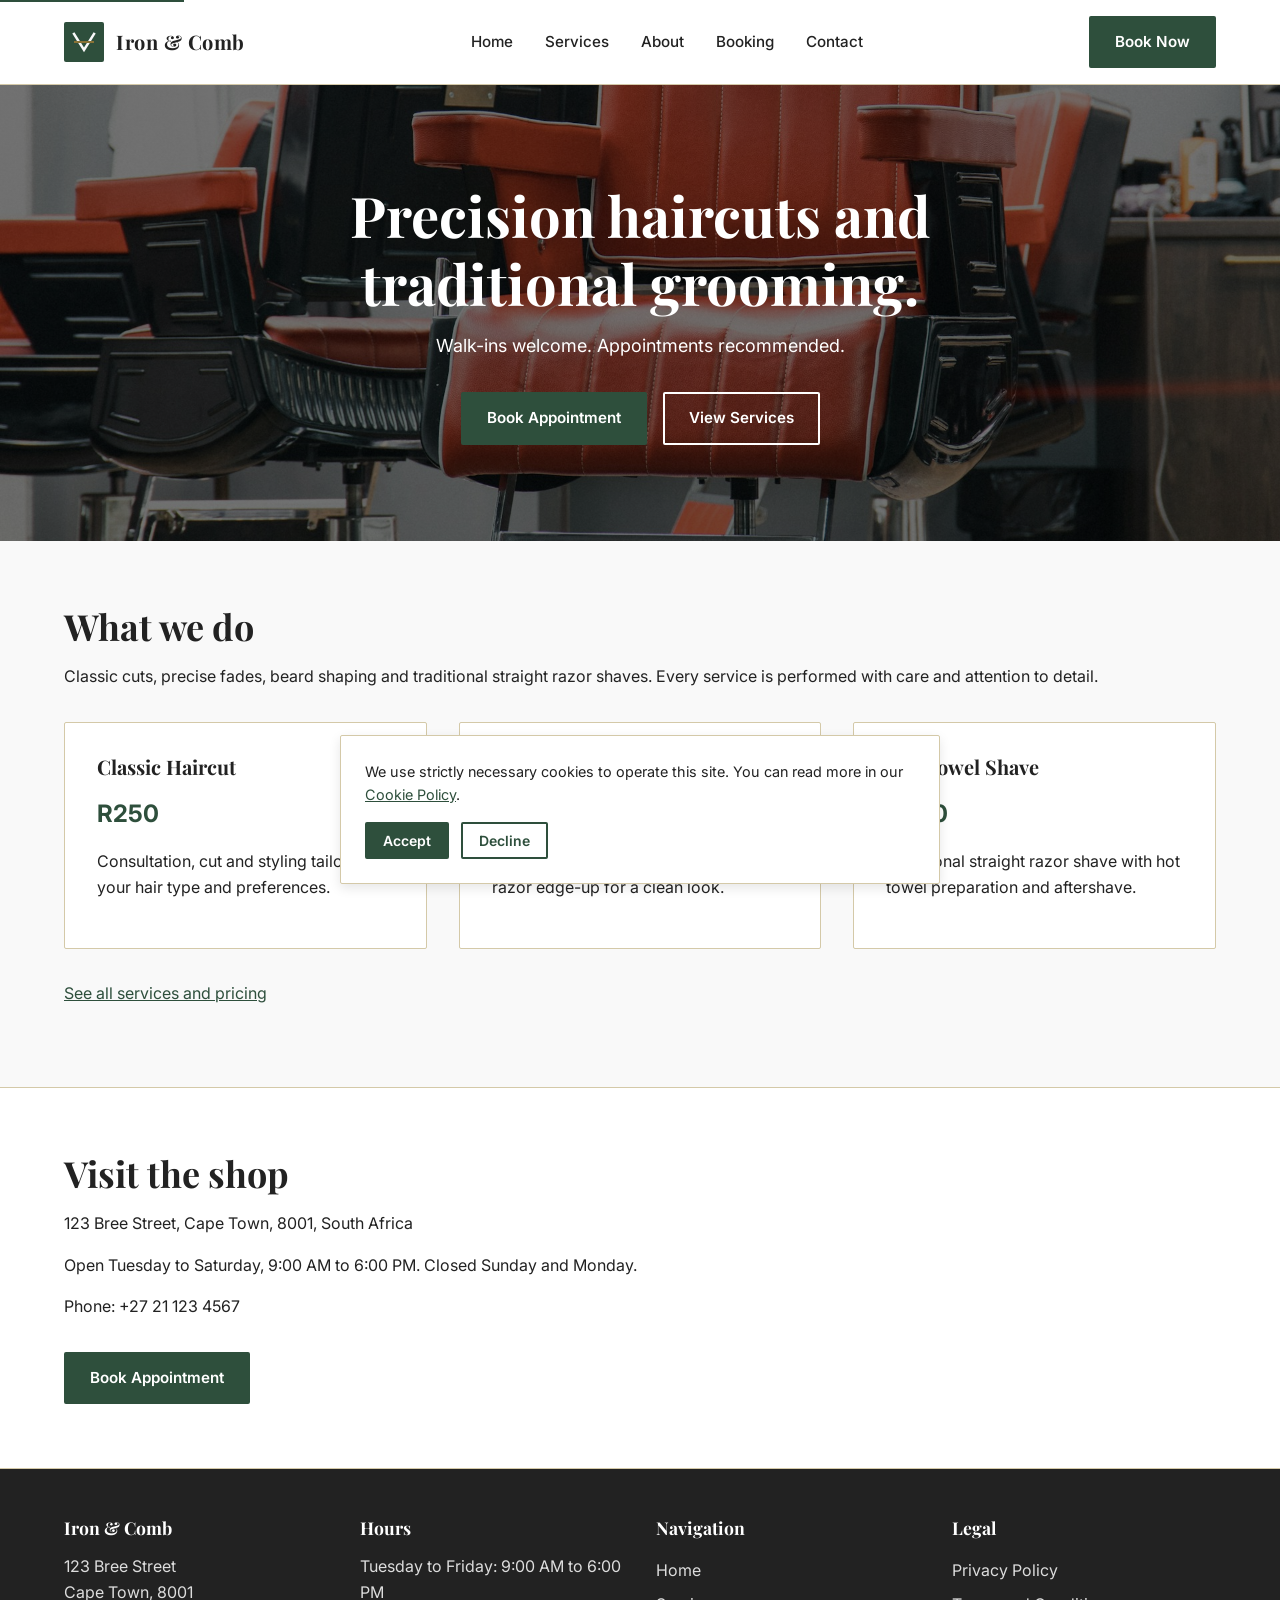
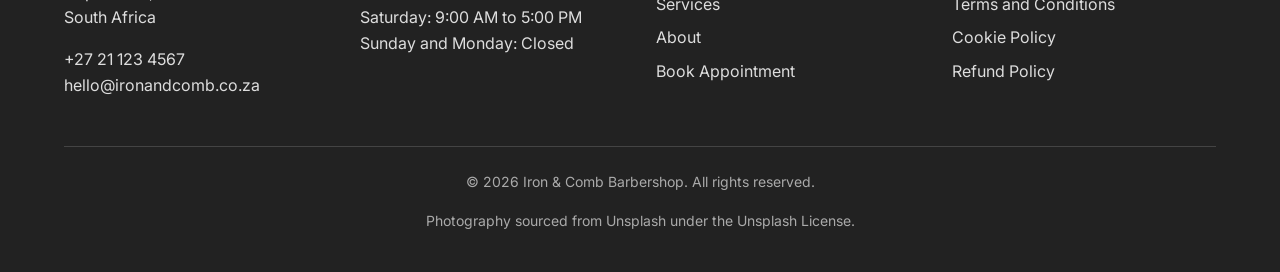
<file: index.html>
<!DOCTYPE html>
<html lang="en-ZA">
<head>
  <meta charset="UTF-8">
  <meta name="viewport" content="width=device-width, initial-scale=1.0">
  <title>Iron & Comb Barbershop | Precision Cuts and Traditional Grooming in Cape Town</title>
  <meta name="description" content="Iron & Comb Barbershop in Cape Town offers precision haircuts, skin fades, beard trims and traditional hot towel shaves. Walk-ins welcome, appointments recommended.">
  <link rel="icon" type="image/x-icon" href="/favicon.ico">
  <link rel="apple-touch-icon" href="/apple-touch-icon.png">
  <link rel="preconnect" href="https://fonts.googleapis.com">
  <link rel="preconnect" href="https://fonts.gstatic.com" crossorigin>
  <link href="https://fonts.googleapis.com/css2?family=Inter:wght@400;500;600;700&family=Playfair+Display:wght@700&display=swap" rel="stylesheet">
  <link rel="stylesheet" href="styles.css">
</head>
<body>
  <a href="#main" class="skip-link">Skip to main content</a>

  <header class="site-header">
    <div class="header-inner">
      <a href="/" class="logo" aria-label="Iron and Comb home">
        <span class="logo-mark" aria-hidden="true">
          <svg width="40" height="40" viewBox="0 0 40 40" fill="none" xmlns="http://www.w3.org/2000/svg">
            <rect width="40" height="40" rx="2" fill="#2E4F3C"/>
            <path d="M10 12 L20 28 L30 12" stroke="#F9F9F9" stroke-width="2.5" fill="none" stroke-linecap="square"/>
            <line x1="10" y1="20" x2="30" y2="20" stroke="#8A7336" stroke-width="2"/>
          </svg>
        </span>
        <span class="logo-text">Iron &amp; Comb</span>
      </a>
      <nav class="main-nav" aria-label="Primary">
        <ul>
          <li><a href="/">Home</a></li>
          <li><a href="/services.html">Services</a></li>
          <li><a href="/about.html">About</a></li>
          <li><a href="/booking.html">Booking</a></li>
          <li><a href="/booking.html#contact">Contact</a></li>
        </ul>
      </nav>
      <a href="/booking.html" class="btn header-cta">Book Now</a>
      <button class="menu-toggle" aria-label="Toggle menu" aria-expanded="false" aria-controls="mainNav">
        <svg viewBox="0 0 24 24" fill="none" stroke-width="2" stroke-linecap="square">
          <line x1="3" y1="6" x2="21" y2="6"/>
          <line x1="3" y1="12" x2="21" y2="12"/>
          <line x1="3" y1="18" x2="21" y2="18"/>
        </svg>
      </button>
    </div>
  </header>

  <main id="main">
    <section class="hero">
      <div class="container">
        <h1>Precision haircuts and traditional grooming.</h1>
        <p>Walk-ins welcome. Appointments recommended.</p>
        <div class="hero-actions">
          <a href="/booking.html" class="btn">Book Appointment</a>
          <a href="/services.html" class="btn btn-secondary">View Services</a>
        </div>
      </div>
    </section>

    <section>
      <div class="container">
        <h2>What we do</h2>
        <p>Classic cuts, precise fades, beard shaping and traditional straight razor shaves. Every service is performed with care and attention to detail.</p>
        <div class="services-grid">
          <div class="service-card">
            <h3>Classic Haircut</h3>
            <div class="service-price">R250</div>
            <p>Consultation, cut and styling tailored to your hair type and preferences.</p>
          </div>
          <div class="service-card">
            <h3>Skin Fade</h3>
            <div class="service-price">R300</div>
            <p>Precise blending finished with a straight razor edge-up for a clean look.</p>
          </div>
          <div class="service-card">
            <h3>Hot Towel Shave</h3>
            <div class="service-price">R350</div>
            <p>Traditional straight razor shave with hot towel preparation and aftershave.</p>
          </div>
        </div>
        <p style="margin-top: 2rem;"><a href="/services.html">See all services and pricing</a></p>
      </div>
    </section>

    <section style="background: var(--color-surface); border-top: 1px solid var(--color-border); border-bottom: 1px solid var(--color-border);">
      <div class="container">
        <h2>Visit the shop</h2>
        <p>123 Bree Street, Cape Town, 8001, South Africa</p>
        <p>Open Tuesday to Saturday, 9:00 AM to 6:00 PM. Closed Sunday and Monday.</p>
        <p>Phone: +27 21 123 4567</p>
        <a href="/booking.html" class="btn" style="margin-top: 1rem;">Book Appointment</a>
      </div>
    </section>
  </main>

  <footer class="site-footer">
    <div class="container">
      <div class="footer-grid">
        <div>
          <h4>Iron &amp; Comb</h4>
          <p>123 Bree Street<br>Cape Town, 8001<br>South Africa</p>
          <p>+27 21 123 4567<br>hello@ironandcomb.co.za</p>
        </div>
        <div>
          <h4>Hours</h4>
          <p>Tuesday to Friday: 9:00 AM to 6:00 PM<br>
          Saturday: 9:00 AM to 5:00 PM<br>
          Sunday and Monday: Closed</p>
        </div>
        <div>
          <h4>Navigation</h4>
          <ul>
            <li><a href="/">Home</a></li>
            <li><a href="/services.html">Services</a></li>
            <li><a href="/about.html">About</a></li>
            <li><a href="/booking.html">Book Appointment</a></li>
          </ul>
        </div>
        <div>
          <h4>Legal</h4>
          <ul>
            <li><a href="/privacy.html">Privacy Policy</a></li>
            <li><a href="/terms.html">Terms and Conditions</a></li>
            <li><a href="/cookies.html">Cookie Policy</a></li>
            <li><a href="/refunds.html">Refund Policy</a></li>
          </ul>
        </div>
      </div>
      <div class="footer-bottom">
        <p>&copy; <span id="year"></span> Iron &amp; Comb Barbershop. All rights reserved.</p>
        <p>Photography sourced from Unsplash under the Unsplash License.</p>
      </div>
    </div>
  </footer>

  <div class="modal-overlay" id="promoModal" role="dialog" aria-modal="true" aria-labelledby="promoTitle">
    <div class="modal">
      <button class="modal-close" id="modalClose" aria-label="Close promotion">&times;</button>
      <h2 id="promoTitle">First visit with us?</h2>
      <p>Mention this page when you arrive and receive a complimentary hot towel with any haircut or shave.</p>
      <a href="/booking.html" class="btn">Book Your Appointment</a>
    </div>
  </div>

  <div class="cookie-banner" id="cookieBanner" role="dialog" aria-label="Cookie consent">
    <p>We use strictly necessary cookies to operate this site. You can read more in our <a href="/cookies.html">Cookie Policy</a>.</p>
    <div class="cookie-actions">
      <button class="btn" id="cookieAccept">Accept</button>
      <button class="btn btn-secondary" id="cookieDecline">Decline</button>
    </div>
  </div>

  <script src="main.js"></script>
  <script>
    document.getElementById('year').textContent = new Date().getFullYear();
  </script>
</body>
  
</html>
</file>
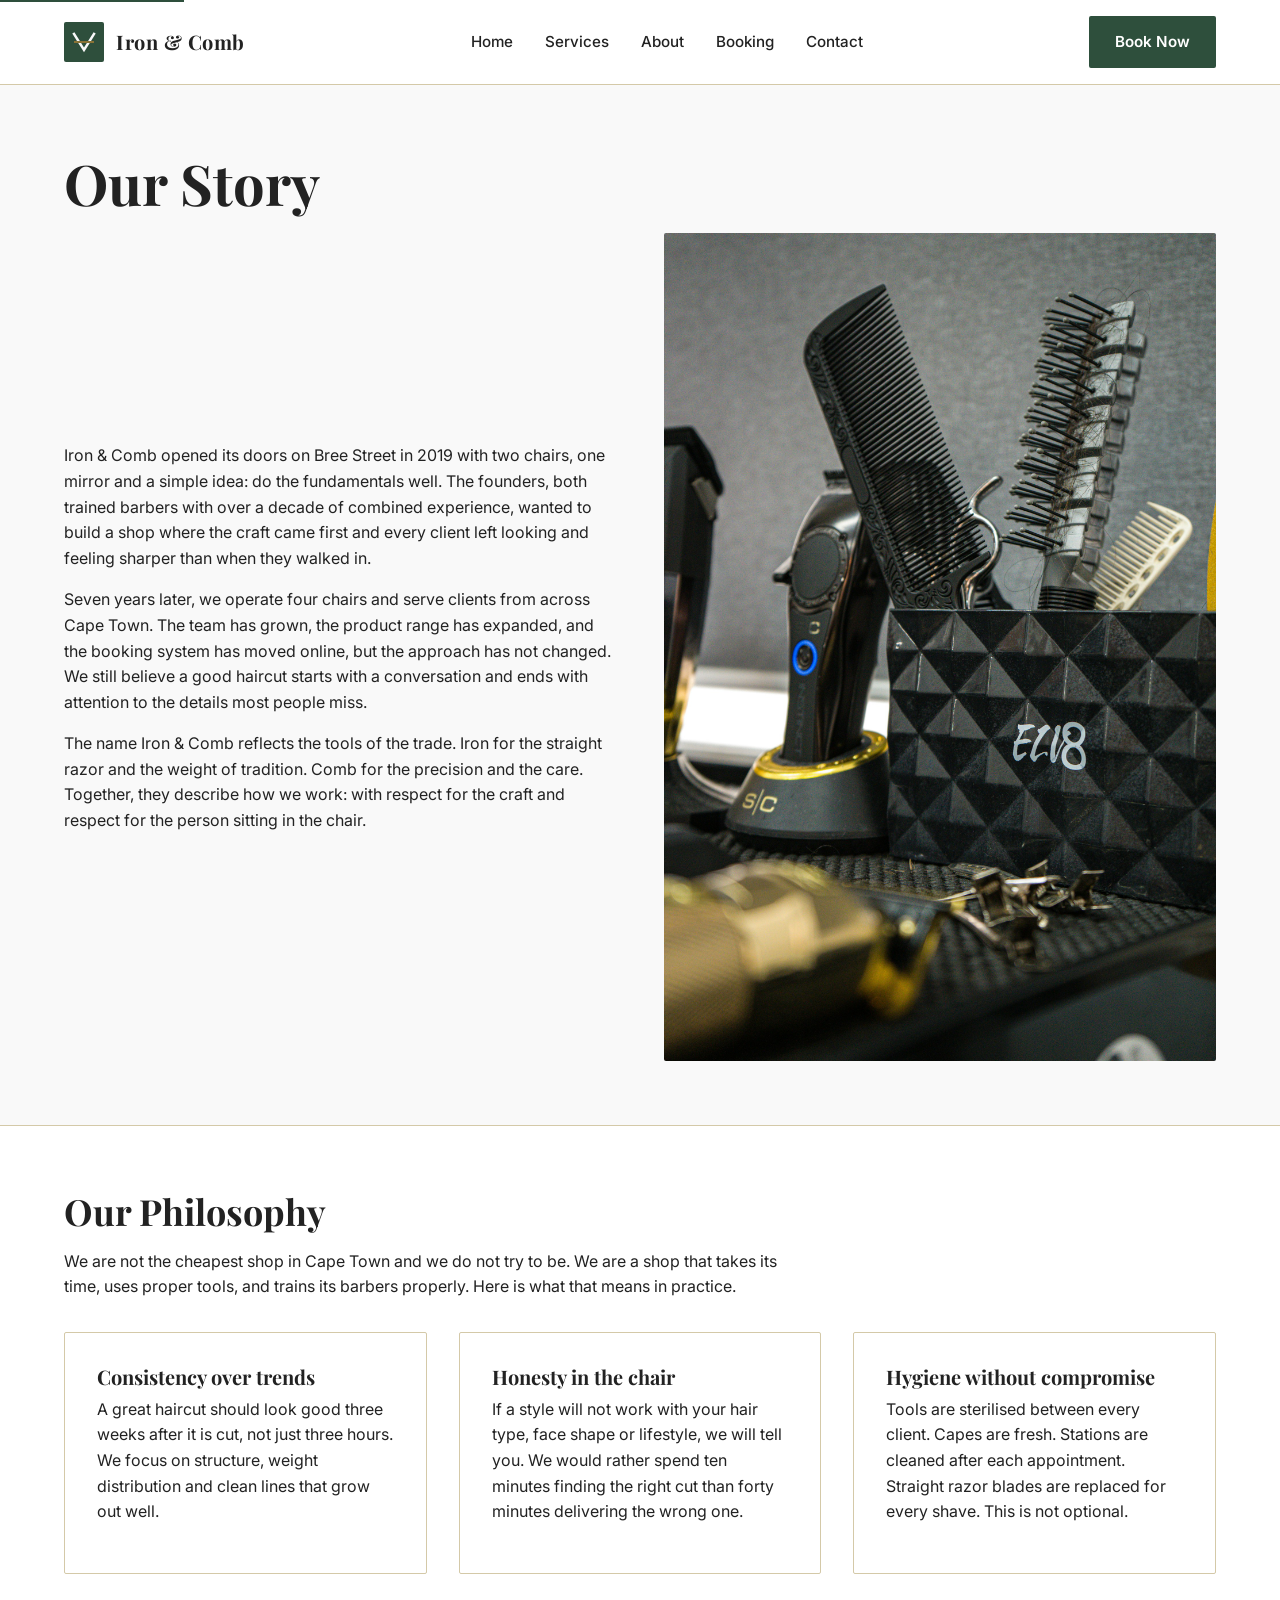
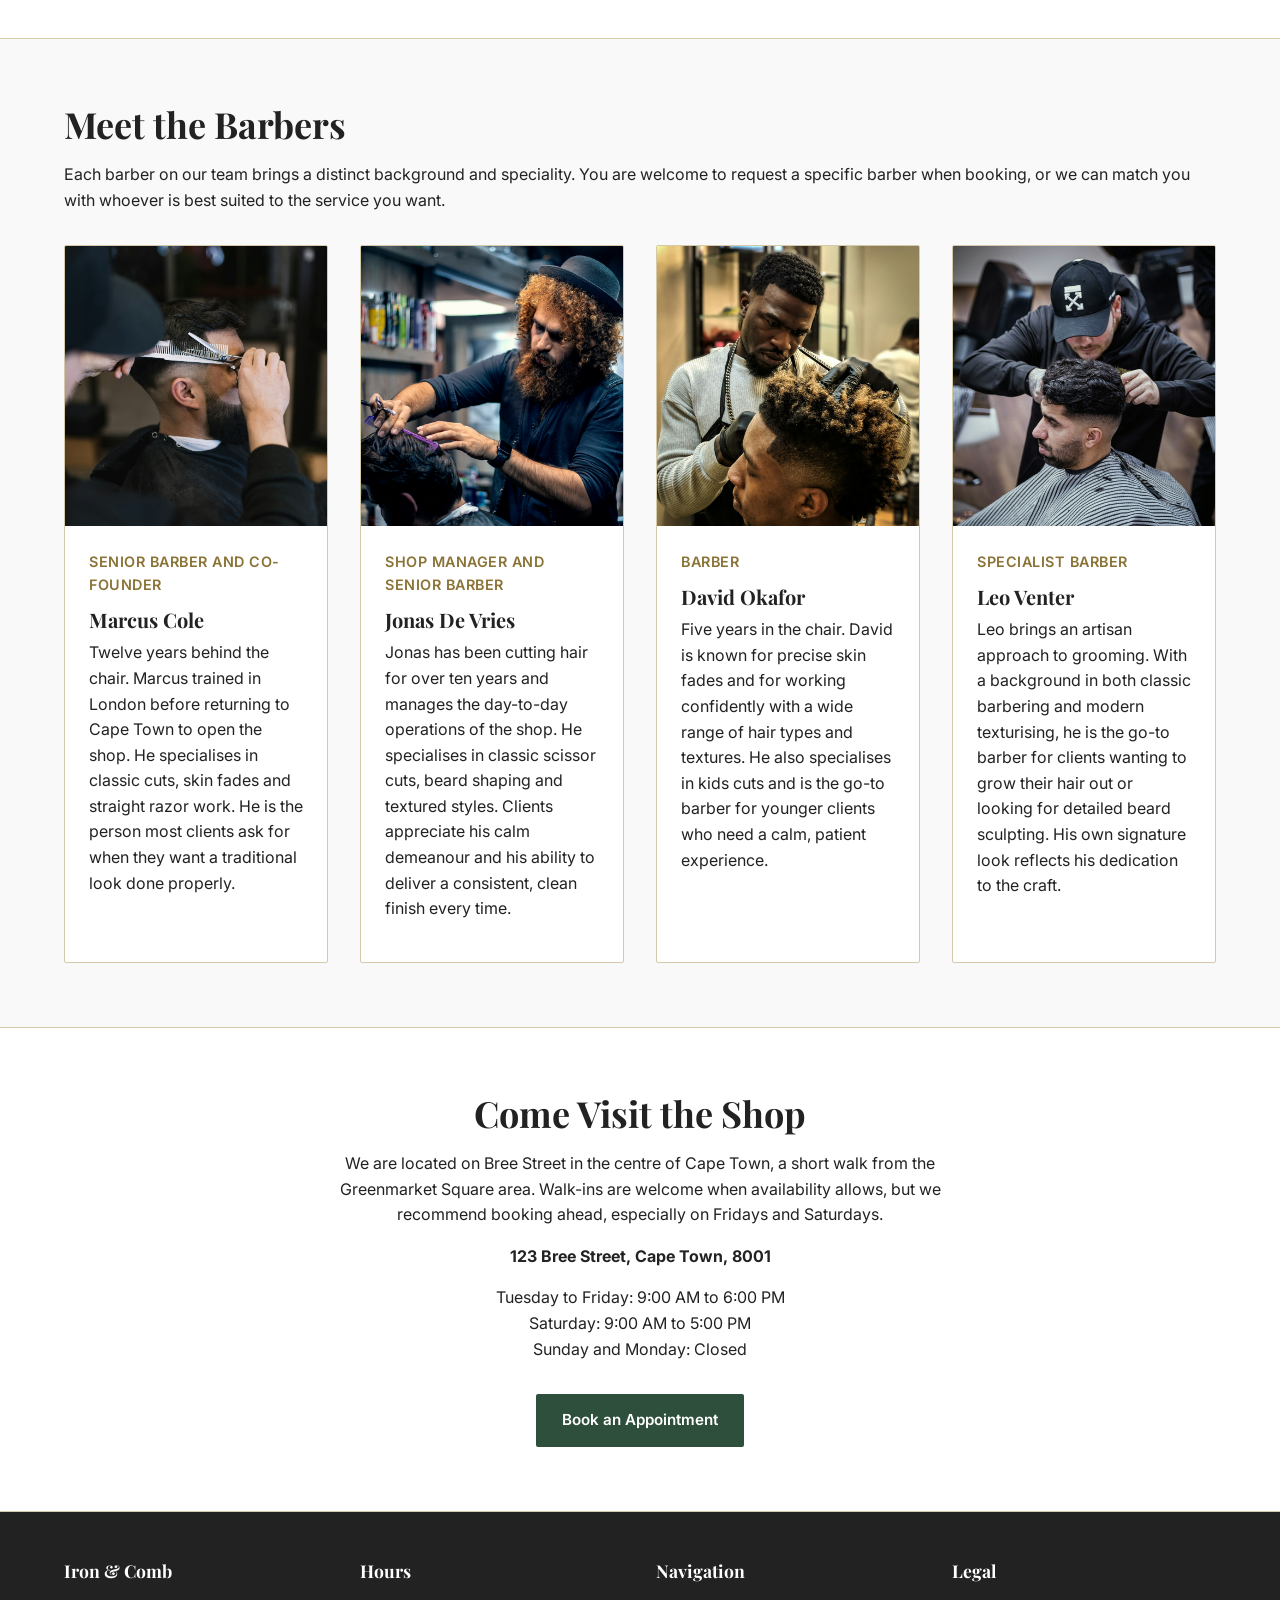
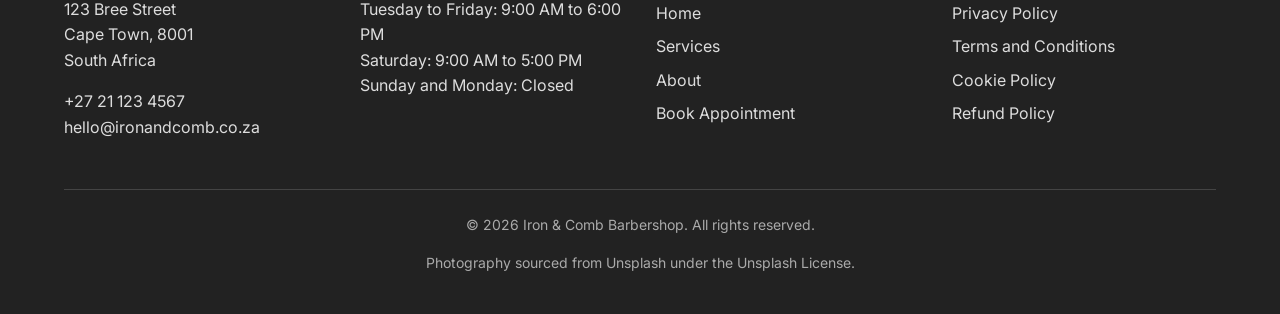
<file: about.html>
<!DOCTYPE html>
<html lang="en-ZA">
<head>
  <meta charset="UTF-8">
  <meta name="viewport" content="width=device-width, initial-scale=1.0">
  <title>About | Iron &amp; Comb Barbershop</title>
  <meta name="description" content="Learn about Iron &amp; Comb Barbershop in Cape Town. Our story, philosophy and the barbers behind the chair.">
  <link rel="icon" type="image/x-icon" href="/favicon.ico">
  <link rel="apple-touch-icon" href="/apple-touch-icon.png">
  <link href="https://fonts.googleapis.com/css2?family=Inter:wght@400;500;600;700&family=Playfair+Display:wght@700&display=swap" rel="stylesheet">
  <link rel="stylesheet" href="styles.css">
</head>
<body>
  <a href="#main" class="skip-link">Skip to main content</a>
  <header class="site-header">
    <div class="header-inner">
      <a href="/" class="logo" aria-label="Iron and Comb home">
        <span class="logo-mark" aria-hidden="true"><svg width="40" height="40" viewBox="0 0 40 40" fill="none"><rect width="40" height="40" rx="2" fill="#2E4F3C"/><path d="M10 12 L20 28 L30 12" stroke="#F9F9F9" stroke-width="2.5" fill="none" stroke-linecap="square"/><line x1="10" y1="20" x2="30" y2="20" stroke="#8A7336" stroke-width="2"/></svg></span>
        <span class="logo-text">Iron &amp; Comb</span>
      </a>
      <nav class="main-nav" aria-label="Primary"><ul><li><a href="/">Home</a></li><li><a href="/services.html">Services</a></li><li><a href="/about.html">About</a></li><li><a href="/booking.html">Booking</a></li><li><a href="/booking.html#contact">Contact</a></li></ul></nav>
      <a href="/booking.html" class="btn header-cta">Book Now</a>
      <button class="menu-toggle" aria-label="Toggle menu" aria-expanded="false"><svg viewBox="0 0 24 24" fill="none" stroke-width="2" stroke-linecap="square"><line x1="3" y1="6" x2="21" y2="6"/><line x1="3" y1="12" x2="21" y2="12"/><line x1="3" y1="18" x2="21" y2="18"/></svg></button>
    </div>
  </header>

  <main id="main">
    <section>
      <div class="container">
        <h1>Our Story</h1>
        <div class="about-grid">
          <div>
            <p>Iron &amp; Comb opened its doors on Bree Street in 2019 with two chairs, one mirror and a simple idea: do the fundamentals well. The founders, both trained barbers with over a decade of combined experience, wanted to build a shop where the craft came first and every client left looking and feeling sharper than when they walked in.</p>
            <p>Seven years later, we operate four chairs and serve clients from across Cape Town. The team has grown, the product range has expanded, and the booking system has moved online, but the approach has not changed. We still believe a good haircut starts with a conversation and ends with attention to the details most people miss.</p>
            <p>The name Iron &amp; Comb reflects the tools of the trade. Iron for the straight razor and the weight of tradition. Comb for the precision and the care. Together, they describe how we work: with respect for the craft and respect for the person sitting in the chair.</p>
          </div>
          <div>
            <img src="images/interior.jpg" alt="Interior of Iron and Comb barbershop showing wooden chairs, mirrors and warm lighting">
          </div>
        </div>
      </div>
    </section>

    <section style="background: var(--color-surface); border-top: 1px solid var(--color-border); border-bottom: 1px solid var(--color-border);">
      <div class="container">
        <h2>Our Philosophy</h2>
        <p style="max-width: 720px;">We are not the cheapest shop in Cape Town and we do not try to be. We are a shop that takes its time, uses proper tools, and trains its barbers properly. Here is what that means in practice.</p>
        <div class="services-grid" style="margin-top: 2rem;">
          <div class="service-card">
            <h3>Consistency over trends</h3>
            <p>A great haircut should look good three weeks after it is cut, not just three hours. We focus on structure, weight distribution and clean lines that grow out well.</p>
          </div>
          <div class="service-card">
            <h3>Honesty in the chair</h3>
            <p>If a style will not work with your hair type, face shape or lifestyle, we will tell you. We would rather spend ten minutes finding the right cut than forty minutes delivering the wrong one.</p>
          </div>
          <div class="service-card">
            <h3>Hygiene without compromise</h3>
            <p>Tools are sterilised between every client. Capes are fresh. Stations are cleaned after each appointment. Straight razor blades are replaced for every shave. This is not optional.</p>
          </div>
        </div>
      </div>
    </section>

    <section>
      <div class="container">
        <h2>Meet the Barbers</h2>
        <p>Each barber on our team brings a distinct background and speciality. You are welcome to request a specific barber when booking, or we can match you with whoever is best suited to the service you want.</p>
        <div class="barbers-grid">
          <div class="barber-card">
            <img src="images/barber-1.jpg" alt="Barber using scissors over comb technique on a client with a fade and beard">
            <div class="barber-card-body">
              <div class="barber-role">Senior Barber and Co-Founder</div>
              <h3>Marcus Cole</h3>
              <p>Twelve years behind the chair. Marcus trained in London before returning to Cape Town to open the shop. He specialises in classic cuts, skin fades and straight razor work. He is the person most clients ask for when they want a traditional look done properly.</p>
            </div>
          </div>
          <div class="barber-card">
            <img src="images/barber-2.jpg" alt="Portrait of Jonas De Vries, shop manager and senior barber at Iron and Comb">
            <div class="barber-card-body">
              <div class="barber-role">Shop Manager and Senior Barber</div>
              <h3>Jonas De Vries</h3>
              <p>Jonas has been cutting hair for over ten years and manages the day-to-day operations of the shop. He specialises in classic scissor cuts, beard shaping and textured styles. Clients appreciate his calm demeanour and his ability to deliver a consistent, clean finish every time.</p>
            </div>
          </div>
          <div class="barber-card">
            <img src="images/barber-3.jpg" alt="Barber carefully styling a client's curly hair with a comb, demonstrating precision fade work">
            <div class="barber-card-body">
              <div class="barber-role">Barber</div>
              <h3>David Okafor</h3>
              <p>Five years in the chair. David is known for precise skin fades and for working confidently with a wide range of hair types and textures. He also specialises in kids cuts and is the go-to barber for younger clients who need a calm, patient experience.</p>
            </div>
          </div>
          <div class="barber-card">
            <img src="images/barber-4.jpg" alt="Barber with curly hair and a hat using scissors and a comb to cut a client's hair">
            <div class="barber-card-body">
              <div class="barber-role">Specialist Barber</div>
              <h3>Leo Venter</h3>
              <p>Leo brings an artisan approach to grooming. With a background in both classic barbering and modern texturising, he is the go-to barber for clients wanting to grow their hair out or looking for detailed beard sculpting. His own signature look reflects his dedication to the craft.</p>
            </div>
          </div>
        </div>
      </div>
    </section>

    <section style="background: var(--color-surface); border-top: 1px solid var(--color-border); border-bottom: 1px solid var(--color-border);">
      <div class="container" style="text-align: center; max-width: 720px;">
        <h2>Come Visit the Shop</h2>
        <p>We are located on Bree Street in the centre of Cape Town, a short walk from the Greenmarket Square area. Walk-ins are welcome when availability allows, but we recommend booking ahead, especially on Fridays and Saturdays.</p>
        <p><strong>123 Bree Street, Cape Town, 8001</strong></p>
        <p>Tuesday to Friday: 9:00 AM to 6:00 PM<br>Saturday: 9:00 AM to 5:00 PM<br>Sunday and Monday: Closed</p>
        <a href="/booking.html" class="btn" style="margin-top: 1rem;">Book an Appointment</a>
      </div>
    </section>
  </main>

  <footer class="site-footer">
    <div class="container">
      <div class="footer-grid">
        <div><h4>Iron &amp; Comb</h4><p>123 Bree Street<br>Cape Town, 8001<br>South Africa</p><p>+27 21 123 4567<br>hello@ironandcomb.co.za</p></div>
        <div><h4>Hours</h4><p>Tuesday to Friday: 9:00 AM to 6:00 PM<br>Saturday: 9:00 AM to 5:00 PM<br>Sunday and Monday: Closed</p></div>
        <div><h4>Navigation</h4><ul><li><a href="/">Home</a></li><li><a href="/services.html">Services</a></li><li><a href="/about.html">About</a></li><li><a href="/booking.html">Book Appointment</a></li></ul></div>
        <div><h4>Legal</h4><ul><li><a href="/privacy.html">Privacy Policy</a></li><li><a href="/terms.html">Terms and Conditions</a></li><li><a href="/cookies.html">Cookie Policy</a></li><li><a href="/refunds.html">Refund Policy</a></li></ul></div>
      </div>
      <div class="footer-bottom"><p>&copy; <span id="year"></span> Iron &amp; Comb Barbershop. All rights reserved.</p><p>Photography sourced from Unsplash under the Unsplash License.</p></div>
    </div>
  </footer>
  <script src="main.js"></script>
  <script>document.getElementById('year').textContent = new Date().getFullYear();</script>
</body>
</html>
</file>
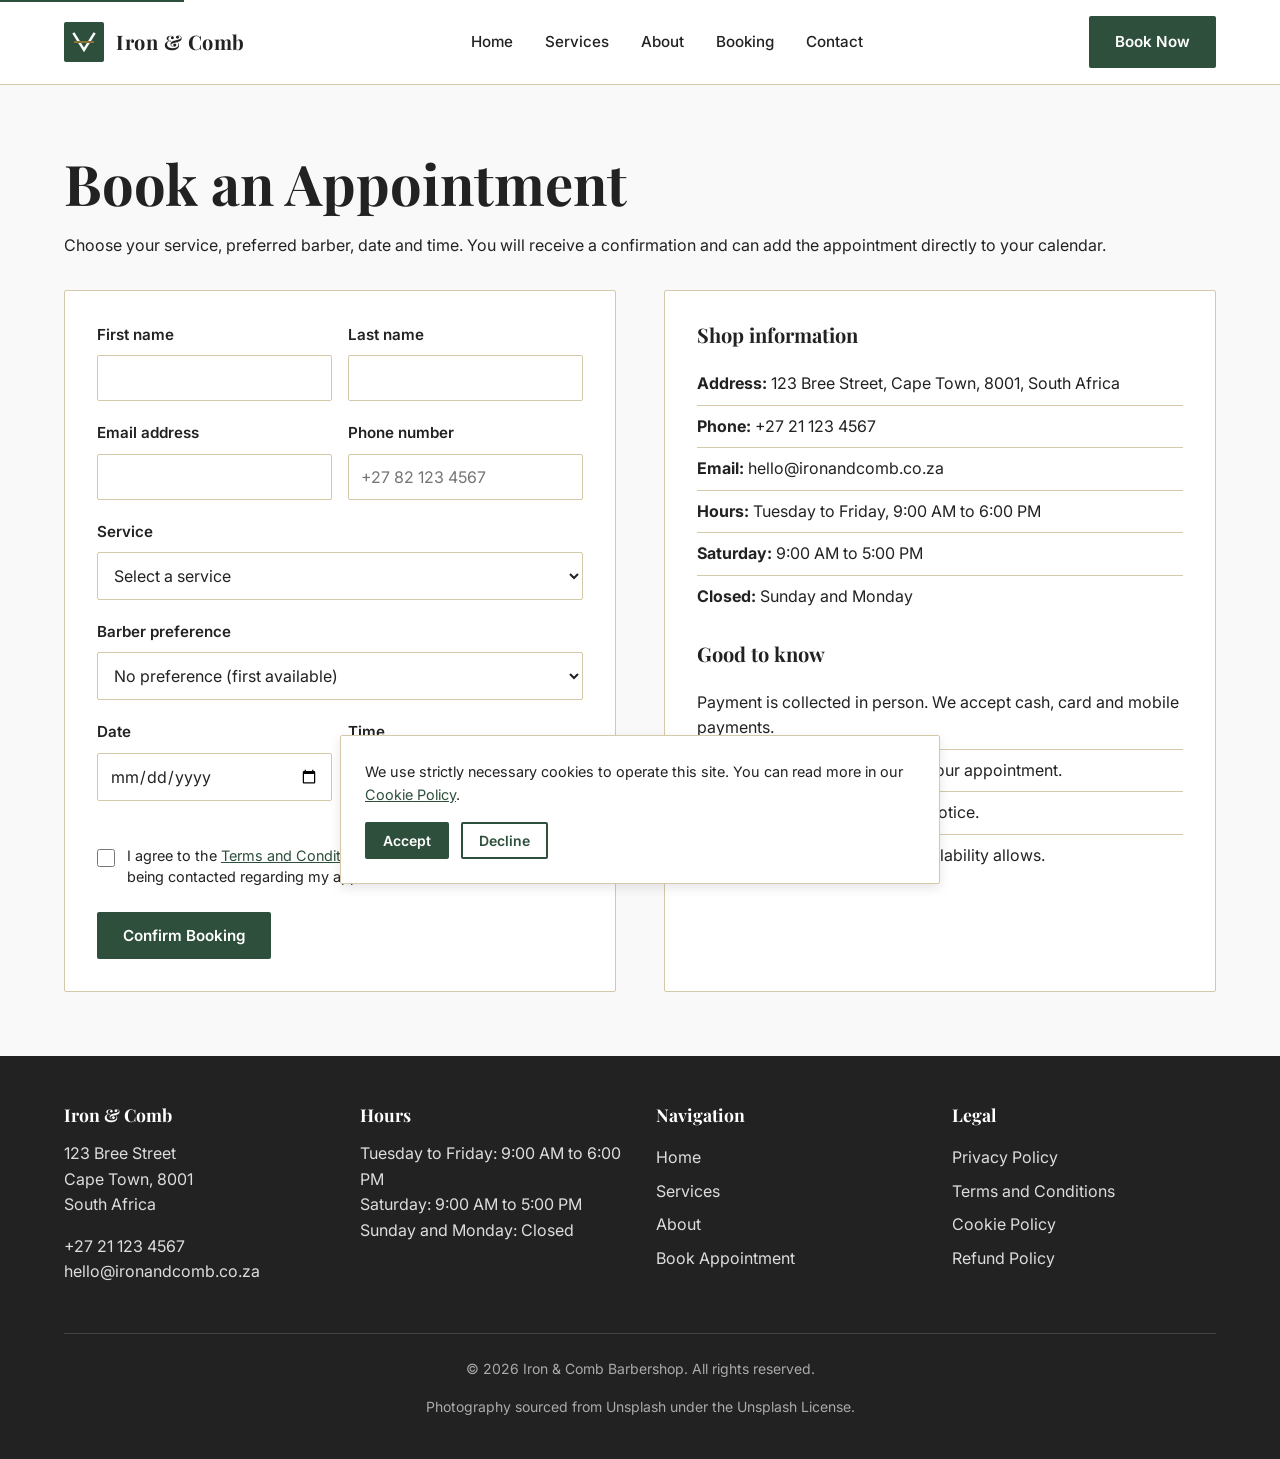
<file: booking.html>
<!DOCTYPE html>
<html lang="en-ZA">
<head>
  <meta charset="UTF-8">
  <meta name="viewport" content="width=device-width, initial-scale=1.0">
  <title>Book an Appointment | Iron & Comb Barbershop</title>
  <meta name="description" content="Book a haircut, fade, beard trim or shave at Iron & Comb Barbershop in Cape Town. Choose your service, barber, date and time.">
  <link rel="icon" type="image/x-icon" href="/favicon.ico">
  <link rel="apple-touch-icon" href="/apple-touch-icon.png">
  <link href="https://fonts.googleapis.com/css2?family=Inter:wght@400;500;600;700&family=Playfair+Display:wght@700&display=swap" rel="stylesheet">
  <link rel="stylesheet" href="styles.css">
</head>
<body>
  <a href="#main" class="skip-link">Skip to main content</a>
  <header class="site-header">
    <div class="header-inner">
      <a href="/" class="logo" aria-label="Iron and Comb home">
        <span class="logo-mark" aria-hidden="true"><svg width="40" height="40" viewBox="0 0 40 40" fill="none"><rect width="40" height="40" rx="2" fill="#2E4F3C"/><path d="M10 12 L20 28 L30 12" stroke="#F9F9F9" stroke-width="2.5" fill="none" stroke-linecap="square"/><line x1="10" y1="20" x2="30" y2="20" stroke="#8A7336" stroke-width="2"/></svg></span>
        <span class="logo-text">Iron &amp; Comb</span>
      </a>
      <nav class="main-nav" aria-label="Primary"><ul><li><a href="/">Home</a></li><li><a href="/services.html">Services</a></li><li><a href="/about.html">About</a></li><li><a href="/booking.html">Booking</a></li><li><a href="/booking.html#contact">Contact</a></li></ul></nav>
      <a href="/booking.html" class="btn header-cta">Book Now</a>
      <button class="menu-toggle" aria-label="Toggle menu" aria-expanded="false"><svg viewBox="0 0 24 24" fill="none" stroke-width="2" stroke-linecap="square"><line x1="3" y1="6" x2="21" y2="6"/><line x1="3" y1="12" x2="21" y2="12"/><line x1="3" y1="18" x2="21" y2="18"/></svg></button>
    </div>
  </header>

  <main id="main">
    <section>
      <div class="container">
        <h1>Book an Appointment</h1>
        <p>Choose your service, preferred barber, date and time. You will receive a confirmation and can add the appointment directly to your calendar.</p>

        <div class="booking-layout">
          <form class="booking-form" id="bookingForm" novalidate>
            <!-- Form fields remain identical to previous version -->
            <div class="form-row">
              <div class="form-group">
                <label for="firstName">First name</label>
                <input type="text" id="firstName" name="firstName" required autocomplete="given-name">
                <div class="form-error" id="error-firstName" role="alert"></div>
              </div>
              <div class="form-group">
                <label for="lastName">Last name</label>
                <input type="text" id="lastName" name="lastName" required autocomplete="family-name">
                <div class="form-error" id="error-lastName" role="alert"></div>
              </div>
            </div>

            <div class="form-row">
              <div class="form-group">
                <label for="email">Email address</label>
                <input type="email" id="email" name="email" required autocomplete="email">
                <div class="form-error" id="error-email" role="alert"></div>
              </div>
              <div class="form-group">
                <label for="phone">Phone number</label>
                <input type="tel" id="phone" name="phone" required autocomplete="tel" placeholder="+27 82 123 4567">
                <div class="form-error" id="error-phone" role="alert"></div>
              </div>
            </div>

            <div class="form-group">
              <label for="service">Service</label>
              <select id="service" name="service" required>
                <option value="">Select a service</option>
                <option value="classic">Classic Haircut (R250)</option>
                <option value="fade">Skin Fade (R300)</option>
                <option value="beard">Beard Trim (R150)</option>
                <option value="shave">Hot Towel Shave (R350)</option>
                <option value="kids">Kids Cut (R180)</option>
                <option value="full">The Full Service (R550)</option>
              </select>
              <div class="form-error" id="error-service" role="alert"></div>
            </div>

            <div class="form-group">
              <label for="barber">Barber preference</label>
              <select id="barber" name="barber">
                  <option value="no-preference">No preference (first available)</option>
                  <option value="marcus">Marcus Cole</option>
                  <option value="jonas">Jonas De Vries</option>
                  <option value="david">David Okafor</option>
                  <option value="leo">Leo Venter</option>
              </select>
            </div>

            <div class="form-row">
              <div class="form-group">
                <label for="bookingDate">Date</label>
                <input type="date" id="bookingDate" name="date" required>
                <div class="form-error" id="error-date" role="alert"></div>
              </div>
              <div class="form-group">
                <label for="bookingTime">Time</label>
                <select id="bookingTime" name="time" required>
                  <option value="">Select a time</option>
                  <option value="09:00">9:00 AM</option>
                  <option value="09:45">9:45 AM</option>
                  <option value="10:30">10:30 AM</option>
                  <option value="11:15">11:15 AM</option>
                  <option value="12:00">12:00 PM</option>
                  <option value="13:00">1:00 PM</option>
                  <option value="13:45">1:45 PM</option>
                  <option value="14:30">2:30 PM</option>
                  <option value="15:15">3:15 PM</option>
                  <option value="16:00">4:00 PM</option>
                  <option value="16:45">4:45 PM</option>
                </select>
                <div class="form-error" id="error-time" role="alert"></div>
              </div>
            </div>

            <div class="form-consent">
              <input type="checkbox" id="termsConsent" name="consent" required>
              <label for="termsConsent">
                I agree to the <a href="/terms.html" target="_blank" rel="noopener">Terms and Conditions</a> and
                <a href="/privacy.html" target="_blank" rel="noopener">Privacy Policy</a>. I consent to being contacted regarding my appointment.
              </label>
            </div>
            <div class="form-error" id="error-consent" role="alert"></div>

            <button type="submit" class="btn">Confirm Booking</button>
          </form>

          <aside class="booking-info" id="contact">
            <h3>Shop information</h3>
            <ul>
              <li><strong>Address:</strong> 123 Bree Street, Cape Town, 8001, South Africa</li>
              <li><strong>Phone:</strong> +27 21 123 4567</li>
              <li><strong>Email:</strong> hello@ironandcomb.co.za</li>
              <li><strong>Hours:</strong> Tuesday to Friday, 9:00 AM to 6:00 PM</li>
              <li><strong>Saturday:</strong> 9:00 AM to 5:00 PM</li>
              <li><strong>Closed:</strong> Sunday and Monday</li>
            </ul>
            <h3 style="margin-top: 1.5rem;">Good to know</h3>
            <ul>
              <li>Payment is collected in person. We accept cash, card and mobile payments.</li>
              <li>Please arrive 5 minutes before your appointment.</li>
              <li>Cancellations require 24 hours notice.</li>
              <li>Walk-ins are welcome when availability allows.</li>
            </ul>
          </aside>
        </div>

        <div class="booking-success" id="bookingSuccess">
          <h2>Booking confirmed</h2>
          <p>Thank you. Your appointment details are below. You can add them to your calendar using the button.</p>
          <div class="booking-summary" id="bookingSummary"></div>
          <button type="button" class="btn" id="downloadCalendar">Add to Calendar</button>
          <p style="margin-top: 1.5rem;"><a href="/">Return to homepage</a></p>
        </div>
      </div>
    </section>
  </main>

  <!-- Footer, Modal, and Cookie Banner identical to index.html -->
  <footer class="site-footer">
    <div class="container">
      <div class="footer-grid">
        <div><h4>Iron &amp; Comb</h4><p>123 Bree Street<br>Cape Town, 8001<br>South Africa</p><p>+27 21 123 4567<br>hello@ironandcomb.co.za</p></div>
        <div><h4>Hours</h4><p>Tuesday to Friday: 9:00 AM to 6:00 PM<br>Saturday: 9:00 AM to 5:00 PM<br>Sunday and Monday: Closed</p></div>
        <div><h4>Navigation</h4><ul><li><a href="/">Home</a></li><li><a href="/services.html">Services</a></li><li><a href="/about.html">About</a></li><li><a href="/booking.html">Book Appointment</a></li></ul></div>
        <div><h4>Legal</h4><ul><li><a href="/privacy.html">Privacy Policy</a></li><li><a href="/terms.html">Terms and Conditions</a></li><li><a href="/cookies.html">Cookie Policy</a></li><li><a href="/refunds.html">Refund Policy</a></li></ul></div>
      </div>
      <div class="footer-bottom"><p>&copy; <span id="year"></span> Iron &amp; Comb Barbershop. All rights reserved.</p><p>Photography sourced from Unsplash under the Unsplash License.</p></div>
    </div>
  </footer>

  <div class="modal-overlay" id="promoModal" role="dialog" aria-modal="true" aria-labelledby="promoTitle">
    <div class="modal">
      <button class="modal-close" id="modalClose" aria-label="Close promotion">&times;</button>
      <h2 id="promoTitle">First visit with us?</h2>
      <p>Mention this page when you arrive and receive a complimentary hot towel with any haircut or shave.</p>
      <a href="/booking.html" class="btn">Book Your Appointment</a>
    </div>
  </div>

  <div class="cookie-banner" id="cookieBanner" role="dialog" aria-label="Cookie consent">
    <p>We use strictly necessary cookies to operate this site. You can read more in our <a href="/cookies.html">Cookie Policy</a>.</p>
    <div class="cookie-actions">
      <button class="btn" id="cookieAccept">Accept</button>
      <button class="btn btn-secondary" id="cookieDecline">Decline</button>
    </div>
  </div>

  <script src="main.js"></script>
  <script>document.getElementById('year').textContent = new Date().getFullYear();</script>
</body>
</html>
</file>
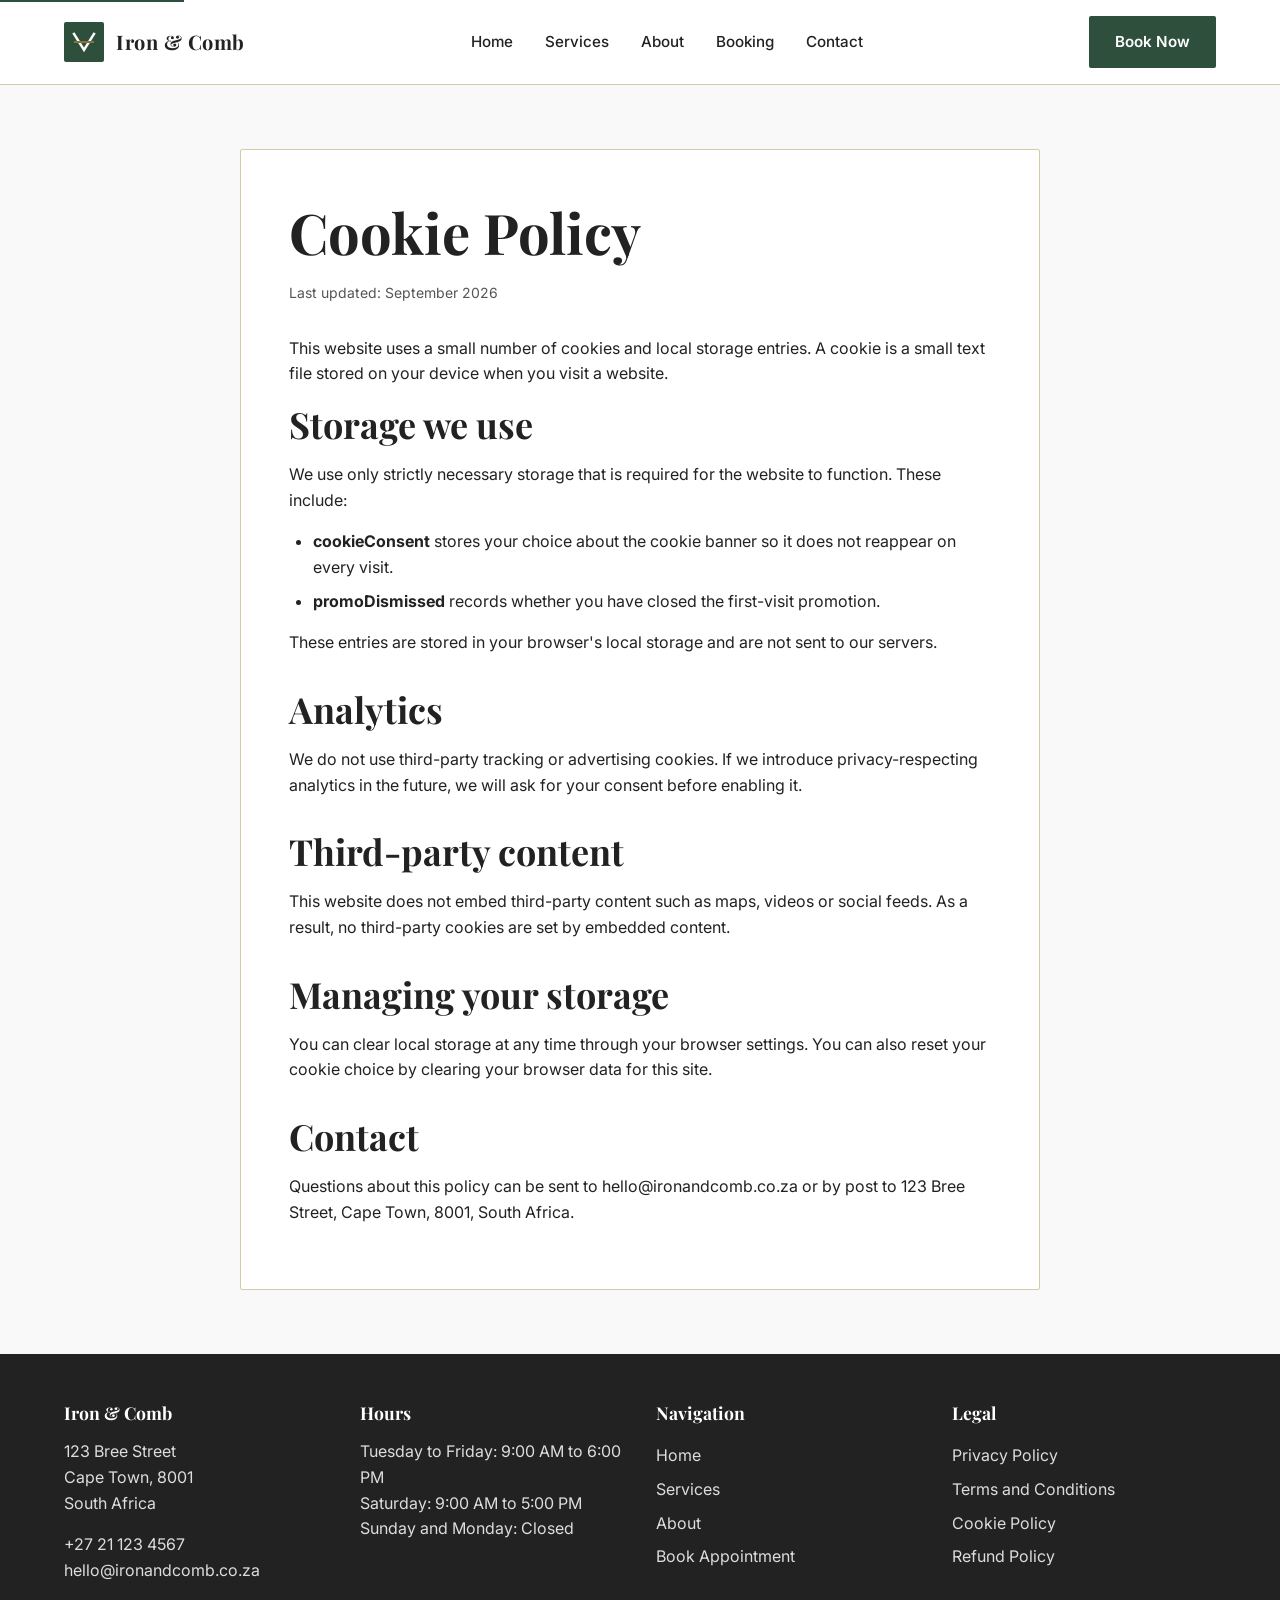
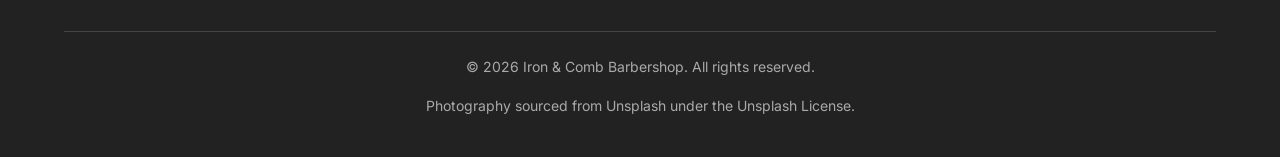
<file: cookies.html>
<!DOCTYPE html>
<html lang="en-ZA">
<head>
  <meta charset="UTF-8">
  <meta name="viewport" content="width=device-width, initial-scale=1.0">
  <title>Cookie Policy | Iron & Comb Barbershop</title>
  <meta name="description" content="Cookie policy for Iron & Comb Barbershop. Information about the cookies and local storage used on our website.">
  <link rel="icon" type="image/x-icon" href="/favicon.ico">
  <link rel="apple-touch-icon" href="/apple-touch-icon.png">
  <link href="https://fonts.googleapis.com/css2?family=Inter:wght@400;500;600;700&family=Playfair+Display:wght@700&display=swap" rel="stylesheet">
  <link rel="stylesheet" href="styles.css">
</head>
<body>
  <a href="#main" class="skip-link">Skip to main content</a>
  <header class="site-header">
    <div class="header-inner">
      <a href="/" class="logo" aria-label="Iron and Comb home">
        <span class="logo-mark" aria-hidden="true"><svg width="40" height="40" viewBox="0 0 40 40" fill="none"><rect width="40" height="40" rx="2" fill="#2E4F3C"/><path d="M10 12 L20 28 L30 12" stroke="#F9F9F9" stroke-width="2.5" fill="none" stroke-linecap="square"/><line x1="10" y1="20" x2="30" y2="20" stroke="#8A7336" stroke-width="2"/></svg></span>
        <span class="logo-text">Iron &amp; Comb</span>
      </a>
      <nav class="main-nav" aria-label="Primary"><ul><li><a href="/">Home</a></li><li><a href="/services.html">Services</a></li><li><a href="/about.html">About</a></li><li><a href="/booking.html">Booking</a></li><li><a href="/booking.html#contact">Contact</a></li></ul></nav>
      <a href="/booking.html" class="btn header-cta">Book Now</a>
      <button class="menu-toggle" aria-label="Toggle menu" aria-expanded="false"><svg viewBox="0 0 24 24" fill="none" stroke-width="2" stroke-linecap="square"><line x1="3" y1="6" x2="21" y2="6"/><line x1="3" y1="12" x2="21" y2="12"/><line x1="3" y1="18" x2="21" y2="18"/></svg></button>
    </div>
  </header>

  <main id="main">
    <section>
      <div class="container">
        <div class="legal-content">
          <h1>Cookie Policy</h1>
          <p class="legal-updated">Last updated: September 2026</p>

          <p>This website uses a small number of cookies and local storage entries. A cookie is a small text file stored on your device when you visit a website.</p>

          <h2>Storage we use</h2>
          <p>We use only strictly necessary storage that is required for the website to function. These include:</p>
          <ul>
            <li><strong>cookieConsent</strong> stores your choice about the cookie banner so it does not reappear on every visit.</li>
            <li><strong>promoDismissed</strong> records whether you have closed the first-visit promotion.</li>
          </ul>
          <p>These entries are stored in your browser's local storage and are not sent to our servers.</p>

          <h2>Analytics</h2>
          <p>We do not use third-party tracking or advertising cookies. If we introduce privacy-respecting analytics in the future, we will ask for your consent before enabling it.</p>

          <h2>Third-party content</h2>
          <p>This website does not embed third-party content such as maps, videos or social feeds. As a result, no third-party cookies are set by embedded content.</p>

          <h2>Managing your storage</h2>
          <p>You can clear local storage at any time through your browser settings. You can also reset your cookie choice by clearing your browser data for this site.</p>

          <h2>Contact</h2>
          <p>Questions about this policy can be sent to hello@ironandcomb.co.za or by post to 123 Bree Street, Cape Town, 8001, South Africa.</p>
          
        </div>
      </div>
    </section>
  </main>

  <footer class="site-footer">
    <div class="container">
      <div class="footer-grid">
        <div><h4>Iron &amp; Comb</h4><p>123 Bree Street<br>Cape Town, 8001<br>South Africa</p><p>+27 21 123 4567<br>hello@ironandcomb.co.za</p></div>
        <div><h4>Hours</h4><p>Tuesday to Friday: 9:00 AM to 6:00 PM<br>Saturday: 9:00 AM to 5:00 PM<br>Sunday and Monday: Closed</p></div>
        <div><h4>Navigation</h4><ul><li><a href="/">Home</a></li><li><a href="/services.html">Services</a></li><li><a href="/about.html">About</a></li><li><a href="/booking.html">Book Appointment</a></li></ul></div>
        <div><h4>Legal</h4><ul><li><a href="/privacy.html">Privacy Policy</a></li><li><a href="/terms.html">Terms and Conditions</a></li><li><a href="/cookies.html">Cookie Policy</a></li><li><a href="/refunds.html">Refund Policy</a></li></ul></div>
      </div>
      <div class="footer-bottom"><p>&copy; <span id="year"></span> Iron &amp; Comb Barbershop. All rights reserved.</p><p>Photography sourced from Unsplash under the Unsplash License.</p></div>
    </div>
  </footer>
  <script src="main.js"></script>
  <script>document.getElementById('year').textContent = new Date().getFullYear();</script>
</body>
</html>
</file>
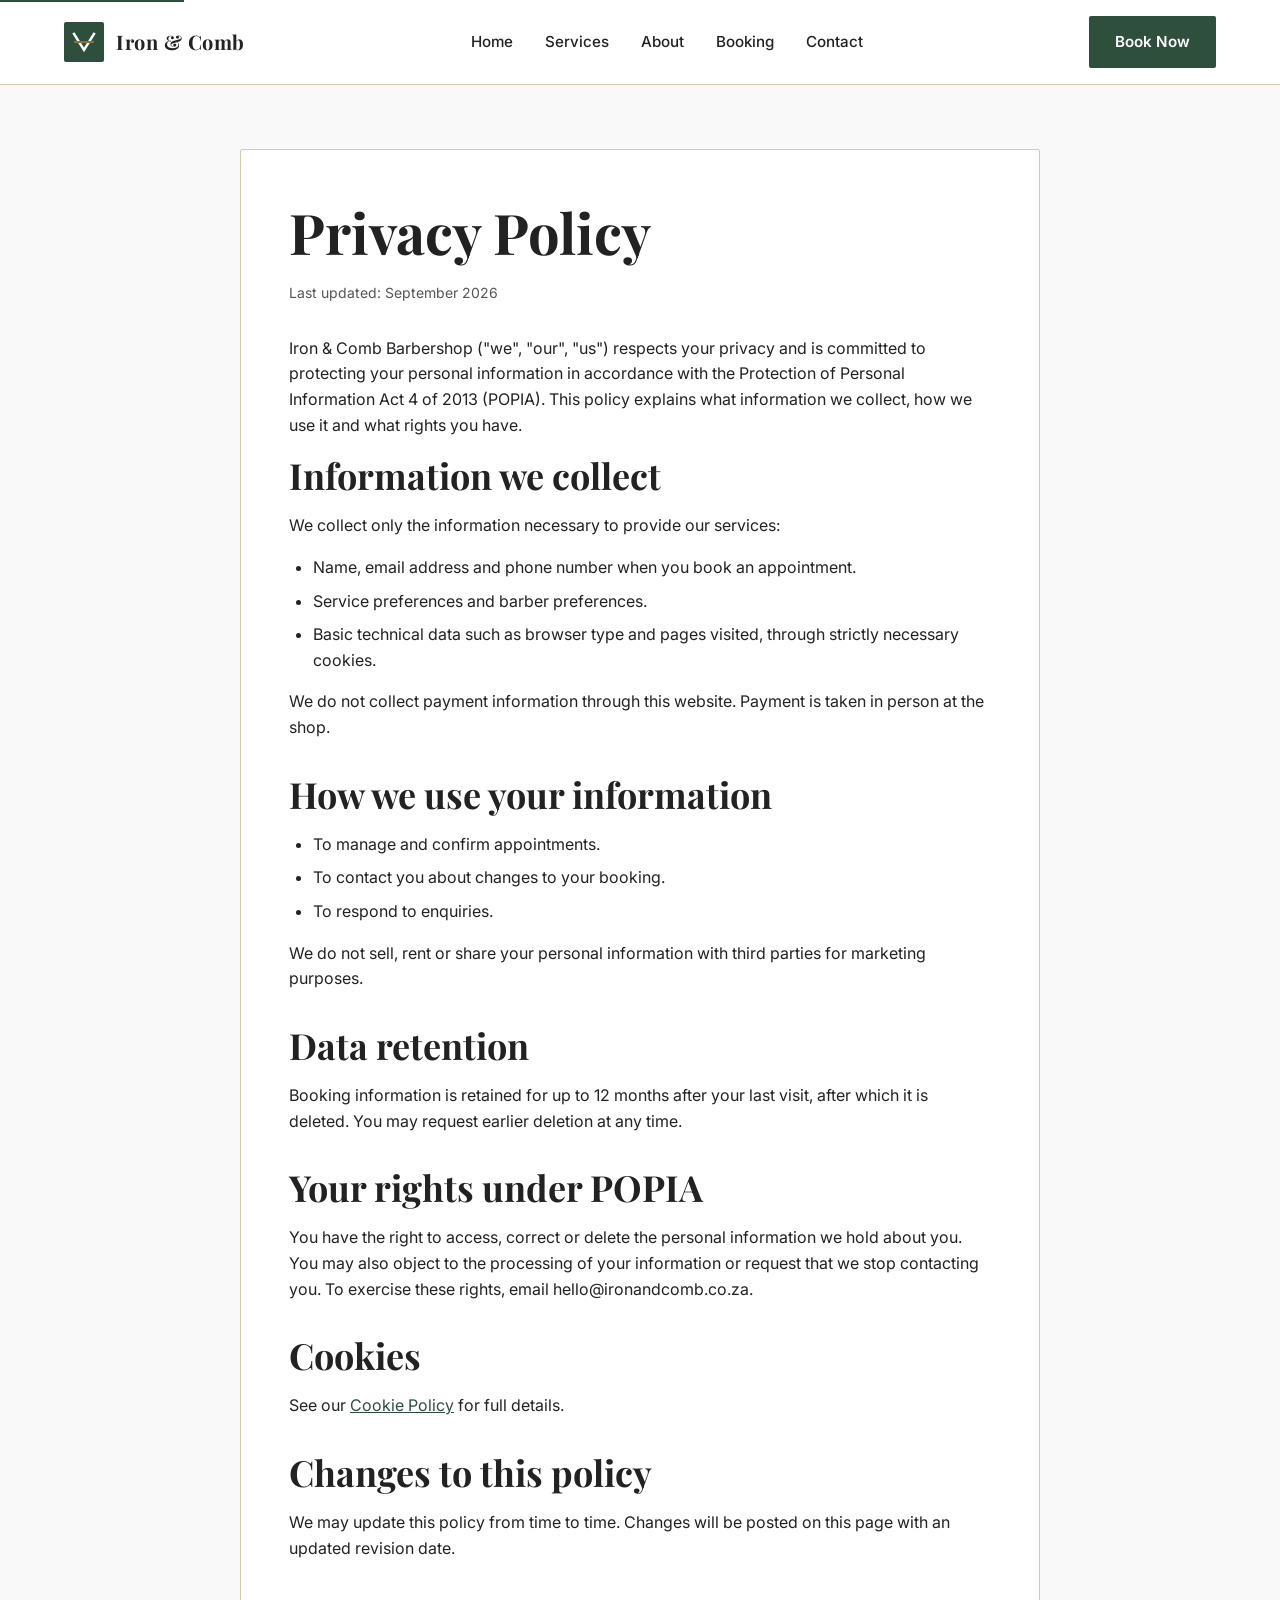
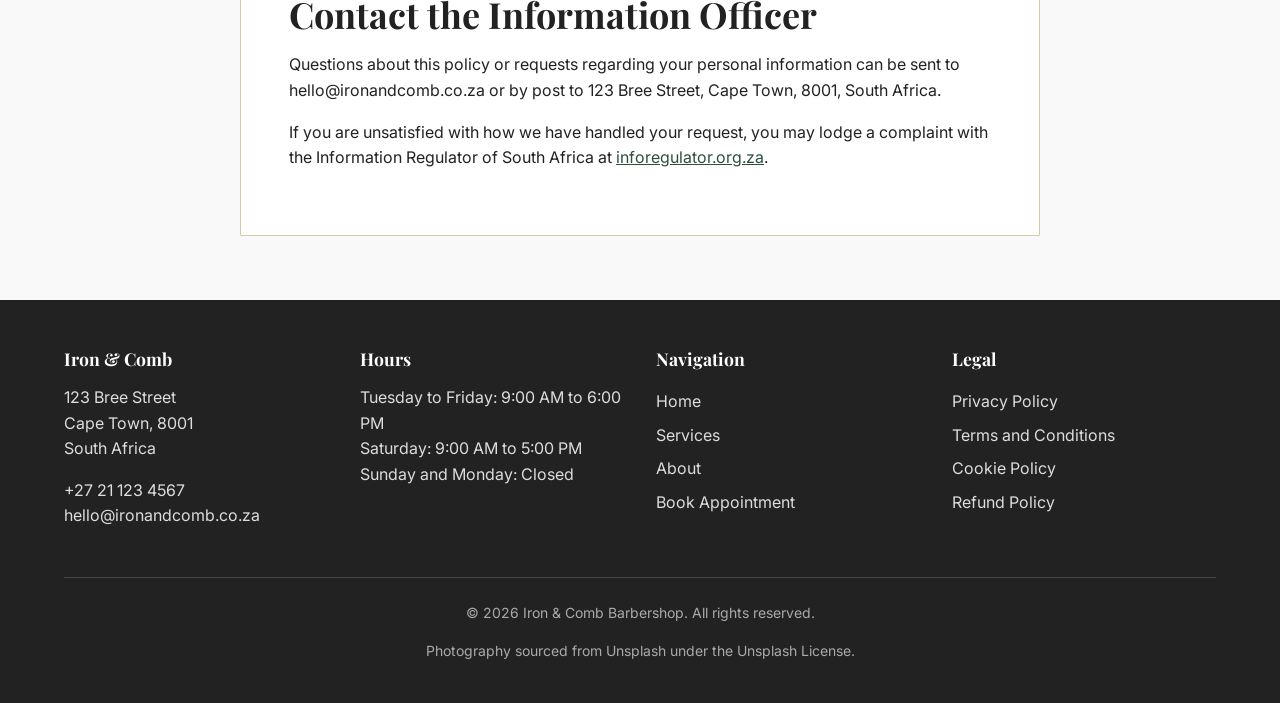
<file: privacy.html>
<!DOCTYPE html>
<html lang="en-ZA">
<head>
  <meta charset="UTF-8">
  <meta name="viewport" content="width=device-width, initial-scale=1.0">
  <title>Privacy Policy | Iron & Comb Barbershop</title>
  <meta name="description" content="Privacy policy for Iron & Comb Barbershop in Cape Town. How we collect, use and protect your personal information in line with POPIA.">
  <link rel="icon" type="image/x-icon" href="/favicon.ico">
  <link rel="apple-touch-icon" href="/apple-touch-icon.png">
  <link href="https://fonts.googleapis.com/css2?family=Inter:wght@400;500;600;700&family=Playfair+Display:wght@700&display=swap" rel="stylesheet">
  <link rel="stylesheet" href="styles.css">
</head>
<body>
  <a href="#main" class="skip-link">Skip to main content</a>
  <header class="site-header">
    <div class="header-inner">
      <a href="/" class="logo" aria-label="Iron and Comb home">
        <span class="logo-mark" aria-hidden="true"><svg width="40" height="40" viewBox="0 0 40 40" fill="none"><rect width="40" height="40" rx="2" fill="#2E4F3C"/><path d="M10 12 L20 28 L30 12" stroke="#F9F9F9" stroke-width="2.5" fill="none" stroke-linecap="square"/><line x1="10" y1="20" x2="30" y2="20" stroke="#8A7336" stroke-width="2"/></svg></span>
        <span class="logo-text">Iron &amp; Comb</span>
      </a>
      <nav class="main-nav" aria-label="Primary"><ul><li><a href="/">Home</a></li><li><a href="/services.html">Services</a></li><li><a href="/about.html">About</a></li><li><a href="/booking.html">Booking</a></li><li><a href="/booking.html#contact">Contact</a></li></ul></nav>
      <a href="/booking.html" class="btn header-cta">Book Now</a>
      <button class="menu-toggle" aria-label="Toggle menu" aria-expanded="false"><svg viewBox="0 0 24 24" fill="none" stroke-width="2" stroke-linecap="square"><line x1="3" y1="6" x2="21" y2="6"/><line x1="3" y1="12" x2="21" y2="12"/><line x1="3" y1="18" x2="21" y2="18"/></svg></button>
    </div>
  </header>

  <main id="main">
    <section>
      <div class="container">
        <div class="legal-content">
          <h1>Privacy Policy</h1>
          <p class="legal-updated">Last updated: September 2026</p>

          <p>Iron &amp; Comb Barbershop ("we", "our", "us") respects your privacy and is committed to protecting your personal information in accordance with the Protection of Personal Information Act 4 of 2013 (POPIA). This policy explains what information we collect, how we use it and what rights you have.</p>

          <h2>Information we collect</h2>
          <p>We collect only the information necessary to provide our services:</p>
          <ul>
            <li>Name, email address and phone number when you book an appointment.</li>
            <li>Service preferences and barber preferences.</li>
            <li>Basic technical data such as browser type and pages visited, through strictly necessary cookies.</li>
          </ul>
          <p>We do not collect payment information through this website. Payment is taken in person at the shop.</p>

          <h2>How we use your information</h2>
          <ul>
            <li>To manage and confirm appointments.</li>
            <li>To contact you about changes to your booking.</li>
            <li>To respond to enquiries.</li>
          </ul>
          <p>We do not sell, rent or share your personal information with third parties for marketing purposes.</p>

          <h2>Data retention</h2>
          <p>Booking information is retained for up to 12 months after your last visit, after which it is deleted. You may request earlier deletion at any time.</p>

          <h2>Your rights under POPIA</h2>
          <p>You have the right to access, correct or delete the personal information we hold about you. You may also object to the processing of your information or request that we stop contacting you. To exercise these rights, email hello@ironandcomb.co.za.</p>

          <h2>Cookies</h2>
          <p>See our <a href="/cookies.html">Cookie Policy</a> for full details.</p>

          <h2>Changes to this policy</h2>
          <p>We may update this policy from time to time. Changes will be posted on this page with an updated revision date.</p>

          <h2>Contact the Information Officer</h2>
          <p>Questions about this policy or requests regarding your personal information can be sent to hello@ironandcomb.co.za or by post to 123 Bree Street, Cape Town, 8001, South Africa.</p>
          <p>If you are unsatisfied with how we have handled your request, you may lodge a complaint with the Information Regulator of South Africa at <a href="https://inforegulator.org.za" target="_blank" rel="noopener">inforegulator.org.za</a>.</p>
        </div>
      </div>
    </section>
  </main>

  <footer class="site-footer">
    <div class="container">
      <div class="footer-grid">
        <div><h4>Iron &amp; Comb</h4><p>123 Bree Street<br>Cape Town, 8001<br>South Africa</p><p>+27 21 123 4567<br>hello@ironandcomb.co.za</p></div>
        <div><h4>Hours</h4><p>Tuesday to Friday: 9:00 AM to 6:00 PM<br>Saturday: 9:00 AM to 5:00 PM<br>Sunday and Monday: Closed</p></div>
        <div><h4>Navigation</h4><ul><li><a href="/">Home</a></li><li><a href="/services.html">Services</a></li><li><a href="/about.html">About</a></li><li><a href="/booking.html">Book Appointment</a></li></ul></div>
        <div><h4>Legal</h4><ul><li><a href="/privacy.html">Privacy Policy</a></li><li><a href="/terms.html">Terms and Conditions</a></li><li><a href="/cookies.html">Cookie Policy</a></li><li><a href="/refunds.html">Refund Policy</a></li></ul></div>
      </div>
      <div class="footer-bottom"><p>&copy; <span id="year"></span> Iron &amp; Comb Barbershop. All rights reserved.</p><p>Photography sourced from Unsplash under the Unsplash License.</p></div>
    </div>
  </footer>
  <script src="main.js"></script>
  <script>document.getElementById('year').textContent = new Date().getFullYear();</script>
</body>
  
</html>
</file>
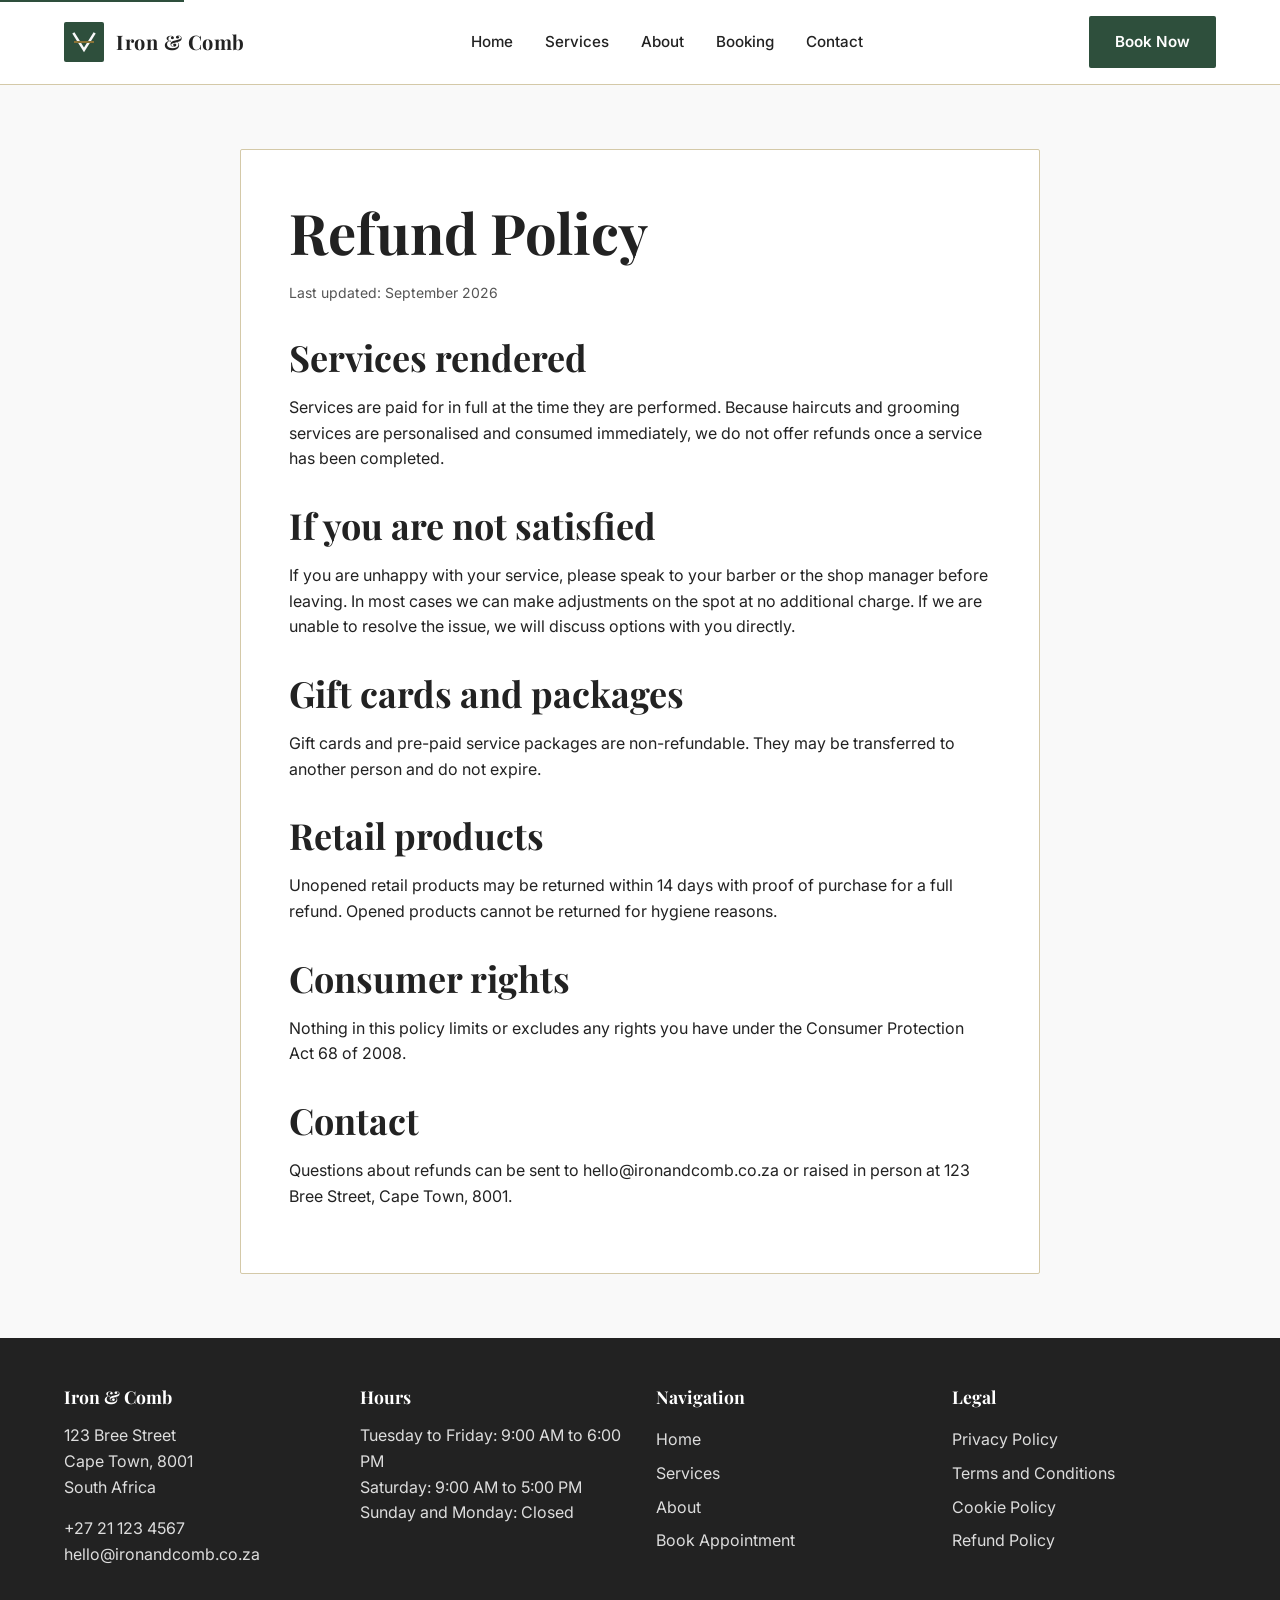
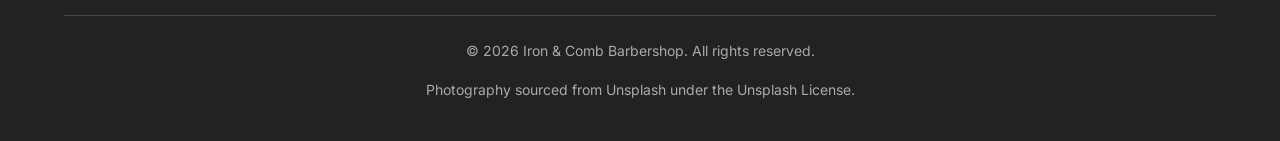
<file: refunds.html>
<!DOCTYPE html>
<html lang="en-ZA">
<head>
  <meta charset="UTF-8">
  <meta name="viewport" content="width=device-width, initial-scale=1.0">
  <title>Refund Policy | Iron & Comb Barbershop</title>
  <meta name="description" content="Refund policy for Iron & Comb Barbershop in Cape Town. Information about refunds for services, gift cards and retail products.">
  <link rel="icon" type="image/x-icon" href="/favicon.ico">
  <link rel="apple-touch-icon" href="/apple-touch-icon.png">
  <link href="https://fonts.googleapis.com/css2?family=Inter:wght@400;500;600;700&family=Playfair+Display:wght@700&display=swap" rel="stylesheet">
  <link rel="stylesheet" href="styles.css">
</head>
<body>
  <a href="#main" class="skip-link">Skip to main content</a>
  <header class="site-header">
    <div class="header-inner">
      <a href="/" class="logo" aria-label="Iron and Comb home">
        <span class="logo-mark" aria-hidden="true"><svg width="40" height="40" viewBox="0 0 40 40" fill="none"><rect width="40" height="40" rx="2" fill="#2E4F3C"/><path d="M10 12 L20 28 L30 12" stroke="#F9F9F9" stroke-width="2.5" fill="none" stroke-linecap="square"/><line x1="10" y1="20" x2="30" y2="20" stroke="#8A7336" stroke-width="2"/></svg></span>
        <span class="logo-text">Iron &amp; Comb</span>
      </a>
      <nav class="main-nav" aria-label="Primary"><ul><li><a href="/">Home</a></li><li><a href="/services.html">Services</a></li><li><a href="/about.html">About</a></li><li><a href="/booking.html">Booking</a></li><li><a href="/booking.html#contact">Contact</a></li></ul></nav>
      <a href="/booking.html" class="btn header-cta">Book Now</a>
      <button class="menu-toggle" aria-label="Toggle menu" aria-expanded="false"><svg viewBox="0 0 24 24" fill="none" stroke-width="2" stroke-linecap="square"><line x1="3" y1="6" x2="21" y2="6"/><line x1="3" y1="12" x2="21" y2="12"/><line x1="3" y1="18" x2="21" y2="18"/></svg></button>
    </div>
  </header>

  <main id="main">
    <section>
      <div class="container">
        <div class="legal-content">
          <h1>Refund Policy</h1>
          <p class="legal-updated">Last updated: September 2026</p>

          <h2>Services rendered</h2>
          <p>Services are paid for in full at the time they are performed. Because haircuts and grooming services are personalised and consumed immediately, we do not offer refunds once a service has been completed.</p>

          <h2>If you are not satisfied</h2>
          <p>If you are unhappy with your service, please speak to your barber or the shop manager before leaving. In most cases we can make adjustments on the spot at no additional charge. If we are unable to resolve the issue, we will discuss options with you directly.</p>

          <h2>Gift cards and packages</h2>
          <p>Gift cards and pre-paid service packages are non-refundable. They may be transferred to another person and do not expire.</p>

          <h2>Retail products</h2>
          <p>Unopened retail products may be returned within 14 days with proof of purchase for a full refund. Opened products cannot be returned for hygiene reasons.</p>

          <h2>Consumer rights</h2>
          <p>Nothing in this policy limits or excludes any rights you have under the Consumer Protection Act 68 of 2008.</p>

          <h2>Contact</h2>
          <p>Questions about refunds can be sent to hello@ironandcomb.co.za or raised in person at 123 Bree Street, Cape Town, 8001.</p>
        </div>
      </div>
    </section>
  </main>

  <footer class="site-footer">
    <div class="container">
      <div class="footer-grid">
        <div><h4>Iron &amp; Comb</h4><p>123 Bree Street<br>Cape Town, 8001<br>South Africa</p><p>+27 21 123 4567<br>hello@ironandcomb.co.za</p></div>
        <div><h4>Hours</h4><p>Tuesday to Friday: 9:00 AM to 6:00 PM<br>Saturday: 9:00 AM to 5:00 PM<br>Sunday and Monday: Closed</p></div>
        <div><h4>Navigation</h4><ul><li><a href="/">Home</a></li><li><a href="/services.html">Services</a></li><li><a href="/about.html">About</a></li><li><a href="/booking.html">Book Appointment</a></li></ul></div>
        <div><h4>Legal</h4><ul><li><a href="/privacy.html">Privacy Policy</a></li><li><a href="/terms.html">Terms and Conditions</a></li><li><a href="/cookies.html">Cookie Policy</a></li><li><a href="/refunds.html">Refund Policy</a></li></ul></div>
      </div>
      <div class="footer-bottom"><p>&copy; <span id="year"></span> Iron &amp; Comb Barbershop. All rights reserved.</p><p>Photography sourced from Unsplash under the Unsplash License.</p></div>
    </div>
  </footer>
  <script src="main.js"></script>
  <script>document.getElementById('year').textContent = new Date().getFullYear();</script>
</body>
  
</html>
</file>
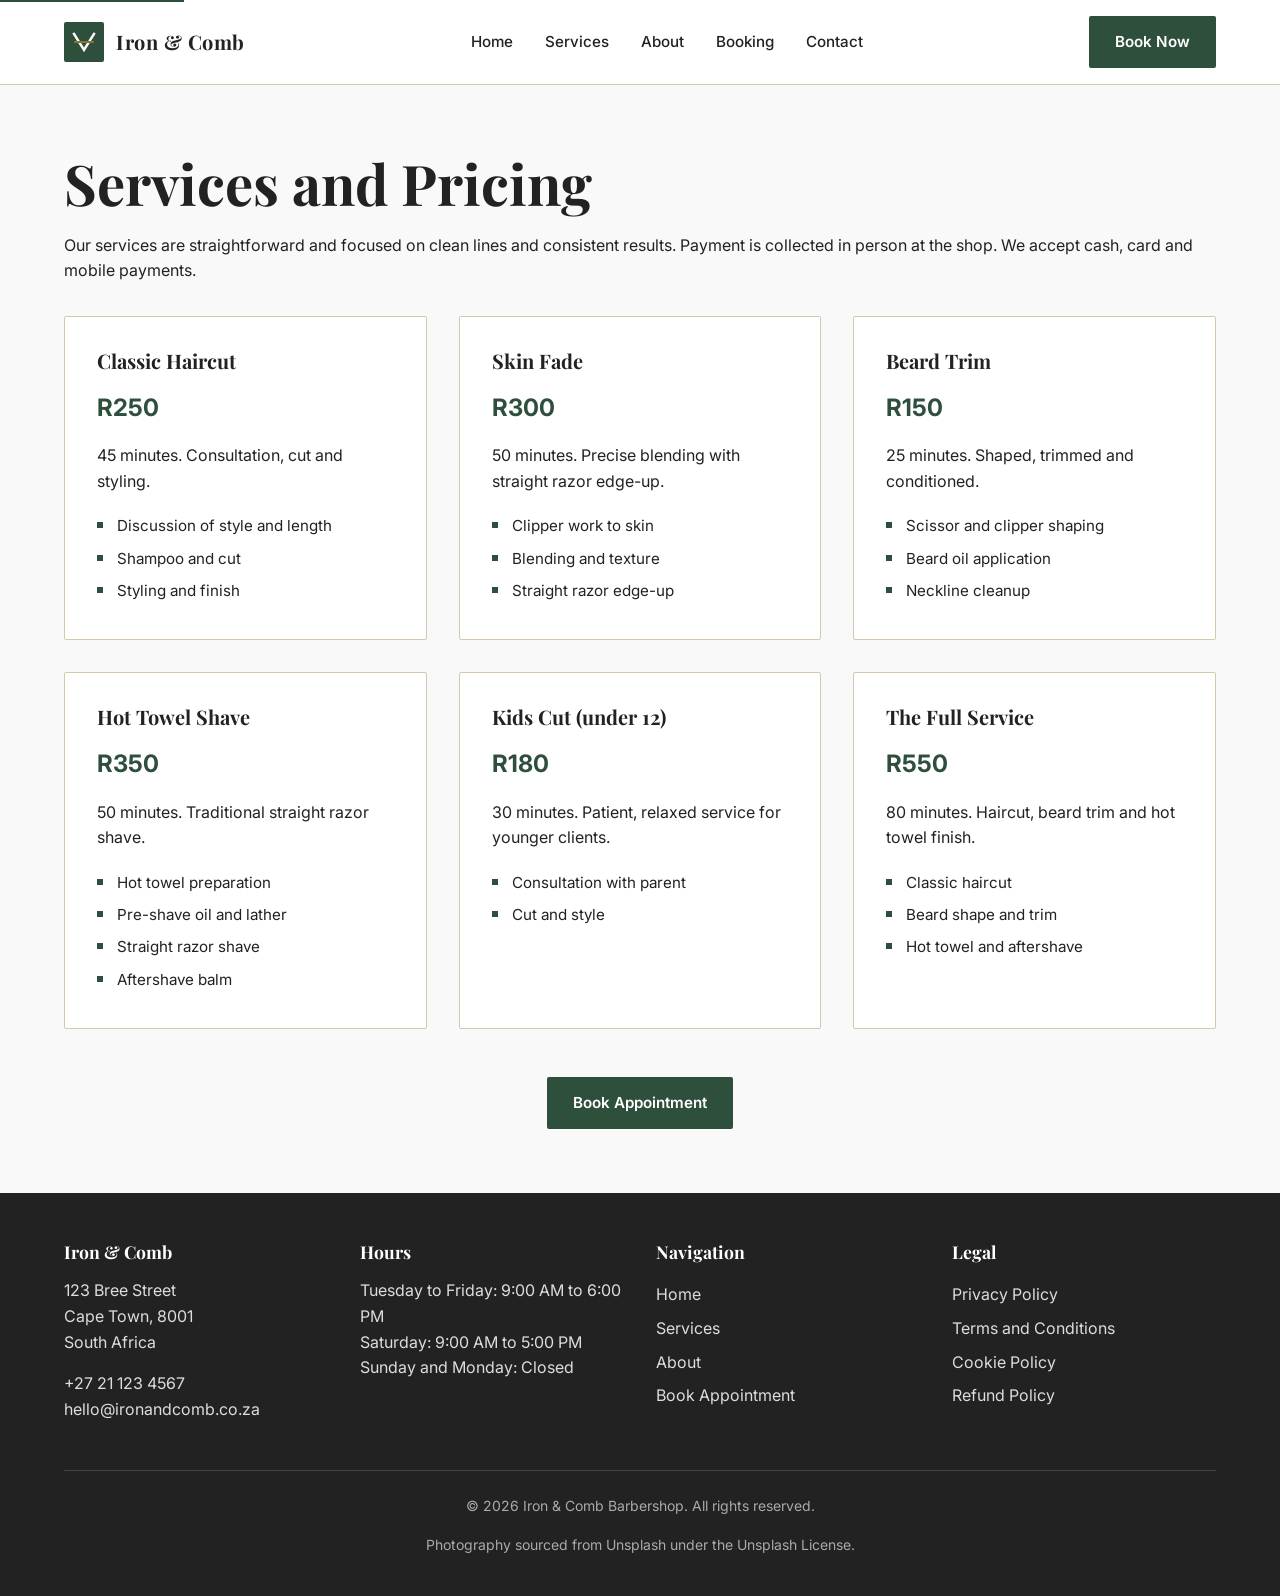
<file: services.html>
<!DOCTYPE html>
<html lang="en-ZA">
<head>
  <meta charset="UTF-8">
  <meta name="viewport" content="width=device-width, initial-scale=1.0">
  <title>Services and Pricing | Iron & Comb Barbershop</title>
  <meta name="description" content="View all services and pricing at Iron & Comb Barbershop in Cape Town. Classic haircuts, skin fades, beard trims, hot towel shaves and grooming packages.">
  <link rel="icon" type="image/x-icon" href="/favicon.ico">
  <link rel="apple-touch-icon" href="/apple-touch-icon.png">
  <link href="https://fonts.googleapis.com/css2?family=Inter:wght@400;500;600;700&family=Playfair+Display:wght@700&display=swap" rel="stylesheet">
  <link rel="stylesheet" href="styles.css">
</head>
<body>
  <a href="#main" class="skip-link">Skip to main content</a>
  <header class="site-header">
    <div class="header-inner">
      <a href="/" class="logo" aria-label="Iron and Comb home">
        <span class="logo-mark" aria-hidden="true"><svg width="40" height="40" viewBox="0 0 40 40" fill="none"><rect width="40" height="40" rx="2" fill="#2E4F3C"/><path d="M10 12 L20 28 L30 12" stroke="#F9F9F9" stroke-width="2.5" fill="none" stroke-linecap="square"/><line x1="10" y1="20" x2="30" y2="20" stroke="#8A7336" stroke-width="2"/></svg></span>
        <span class="logo-text">Iron &amp; Comb</span>
      </a>
      <nav class="main-nav" aria-label="Primary"><ul><li><a href="/">Home</a></li><li><a href="/services.html">Services</a></li><li><a href="/about.html">About</a></li><li><a href="/booking.html">Booking</a></li><li><a href="/booking.html#contact">Contact</a></li></ul></nav>
      <a href="/booking.html" class="btn header-cta">Book Now</a>
      <button class="menu-toggle" aria-label="Toggle menu" aria-expanded="false"><svg viewBox="0 0 24 24" fill="none" stroke-width="2" stroke-linecap="square"><line x1="3" y1="6" x2="21" y2="6"/><line x1="3" y1="12" x2="21" y2="12"/><line x1="3" y1="18" x2="21" y2="18"/></svg></button>
    </div>
  </header>

  <main id="main">
    <section>
      <div class="container">
        <h1>Services and Pricing</h1>
        <p>Our services are straightforward and focused on clean lines and consistent results. Payment is collected in person at the shop. We accept cash, card and mobile payments.</p>

        <div class="services-grid">
          <div class="service-card">
            <h3>Classic Haircut</h3>
            <div class="service-price">R250</div>
            <p>45 minutes. Consultation, cut and styling.</p>
            <ul>
              <li>Discussion of style and length</li>
              <li>Shampoo and cut</li>
              <li>Styling and finish</li>
            </ul>
          </div>
          <div class="service-card">
            <h3>Skin Fade</h3>
            <div class="service-price">R300</div>
            <p>50 minutes. Precise blending with straight razor edge-up.</p>
            <ul>
              <li>Clipper work to skin</li>
              <li>Blending and texture</li>
              <li>Straight razor edge-up</li>
            </ul>
          </div>
          <div class="service-card">
            <h3>Beard Trim</h3>
            <div class="service-price">R150</div>
            <p>25 minutes. Shaped, trimmed and conditioned.</p>
            <ul>
              <li>Scissor and clipper shaping</li>
              <li>Beard oil application</li>
              <li>Neckline cleanup</li>
            </ul>
          </div>
          <div class="service-card">
            <h3>Hot Towel Shave</h3>
            <div class="service-price">R350</div>
            <p>50 minutes. Traditional straight razor shave.</p>
            <ul>
              <li>Hot towel preparation</li>
              <li>Pre-shave oil and lather</li>
              <li>Straight razor shave</li>
              <li>Aftershave balm</li>
            </ul>
          </div>
          <div class="service-card">
            <h3>Kids Cut (under 12)</h3>
            <div class="service-price">R180</div>
            <p>30 minutes. Patient, relaxed service for younger clients.</p>
            <ul>
              <li>Consultation with parent</li>
              <li>Cut and style</li>
            </ul>
          </div>
          <div class="service-card">
            <h3>The Full Service</h3>
            <div class="service-price">R550</div>
            <p>80 minutes. Haircut, beard trim and hot towel finish.</p>
            <ul>
              <li>Classic haircut</li>
              <li>Beard shape and trim</li>
              <li>Hot towel and aftershave</li>
            </ul>
          </div>
        </div>

        <div style="margin-top: 3rem; text-align: center;">
          <a href="/booking.html" class="btn">Book Appointment</a>
        </div>
      </div>
    </section>
  </main>

  <!-- Footer identical to index.html -->
  <footer class="site-footer">
    <div class="container">
      <div class="footer-grid">
        <div><h4>Iron &amp; Comb</h4><p>123 Bree Street<br>Cape Town, 8001<br>South Africa</p><p>+27 21 123 4567<br>hello@ironandcomb.co.za</p></div>
        <div><h4>Hours</h4><p>Tuesday to Friday: 9:00 AM to 6:00 PM<br>Saturday: 9:00 AM to 5:00 PM<br>Sunday and Monday: Closed</p></div>
        <div><h4>Navigation</h4><ul><li><a href="/">Home</a></li><li><a href="/services.html">Services</a></li><li><a href="/about.html">About</a></li><li><a href="/booking.html">Book Appointment</a></li></ul></div>
        <div><h4>Legal</h4><ul><li><a href="/privacy.html">Privacy Policy</a></li><li><a href="/terms.html">Terms and Conditions</a></li><li><a href="/cookies.html">Cookie Policy</a></li><li><a href="/refunds.html">Refund Policy</a></li></ul></div>
      </div>
      <div class="footer-bottom"><p>&copy; <span id="year"></span> Iron &amp; Comb Barbershop. All rights reserved.</p><p>Photography sourced from Unsplash under the Unsplash License.</p></div>
    </div>
  </footer>
  <script src="main.js"></script>
  <script>document.getElementById('year').textContent = new Date().getFullYear();</script>
</body>
</html>
</file>
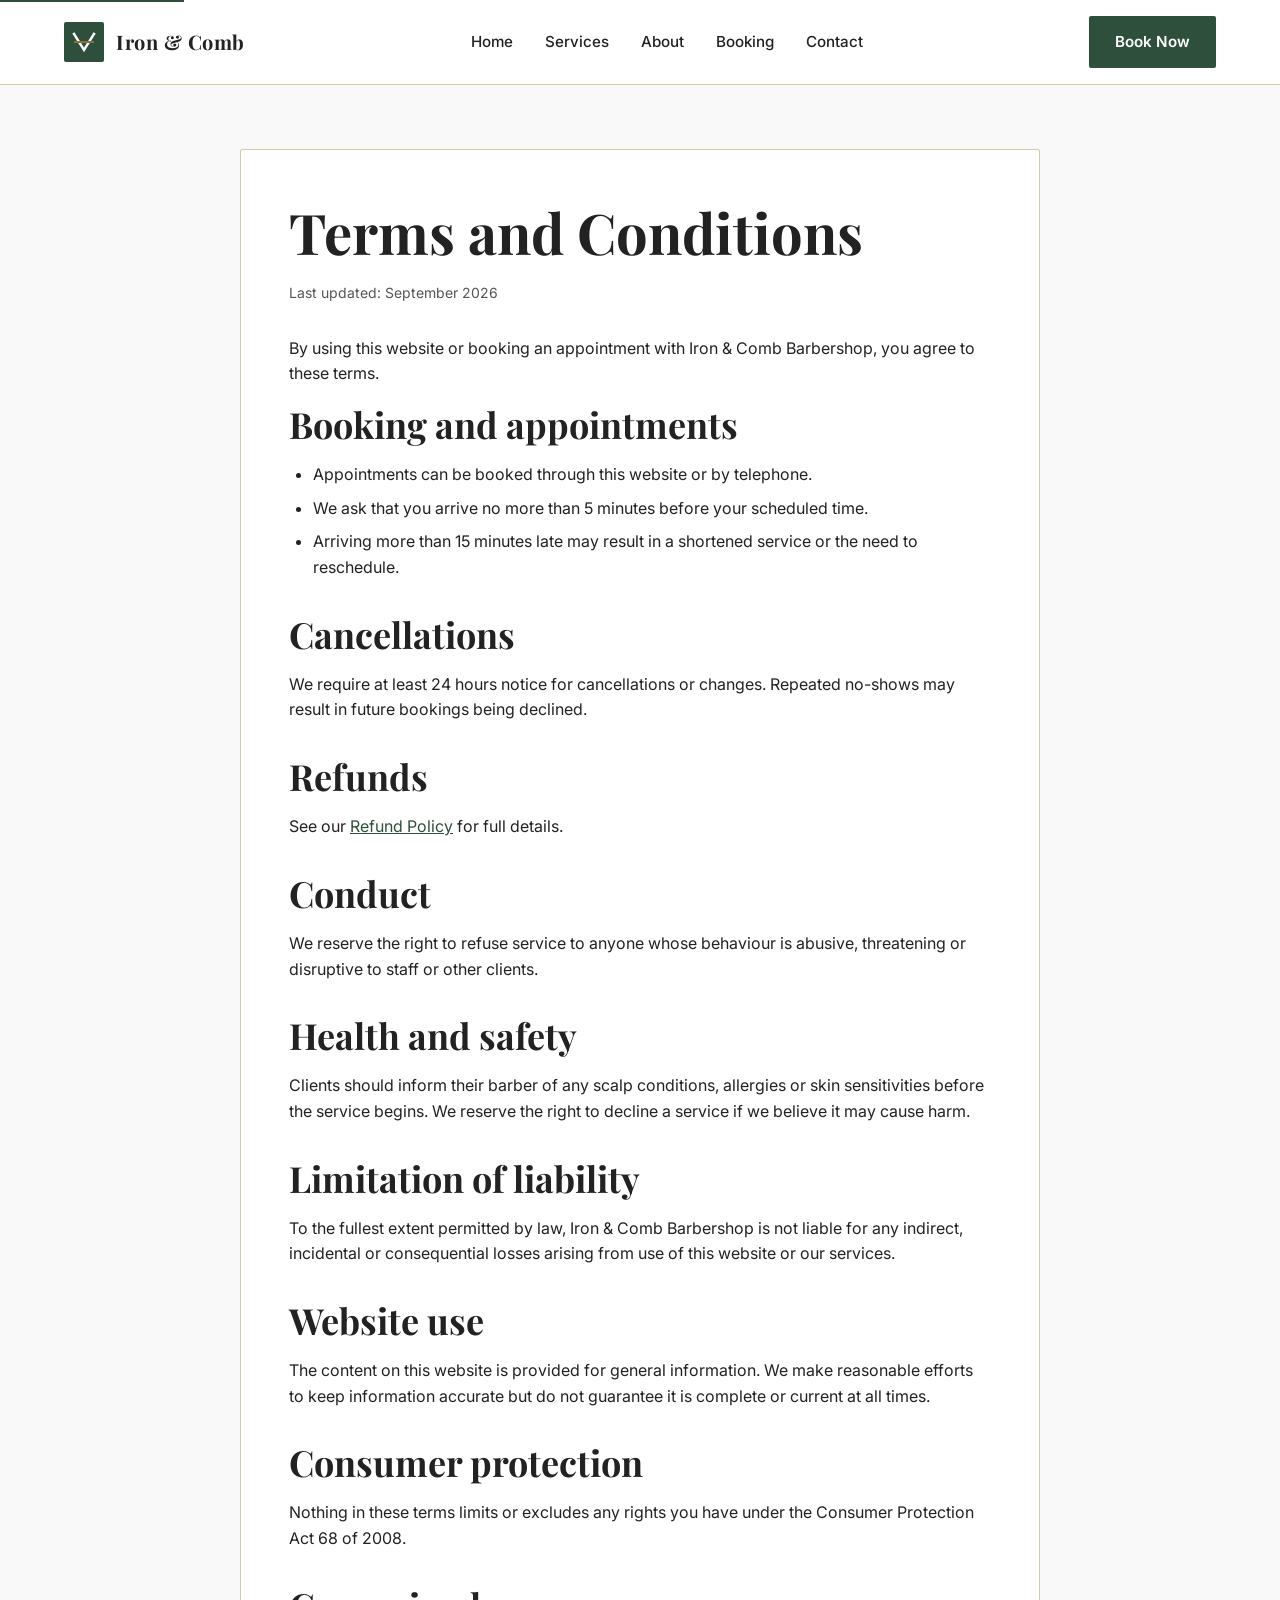
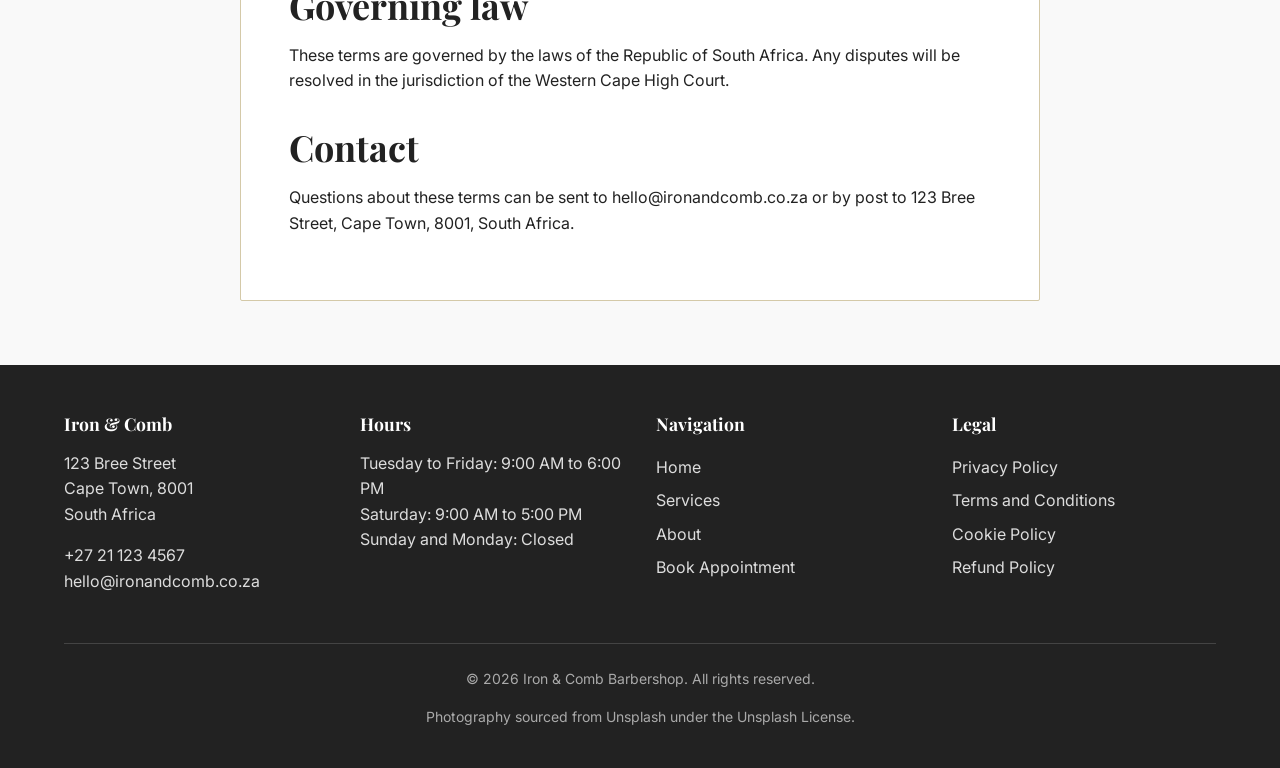
<file: terms.html>
<!DOCTYPE html>
<html lang="en-ZA">
<head>
  <meta charset="UTF-8">
  <meta name="viewport" content="width=device-width, initial-scale=1.0">
  <title>Terms and Conditions | Iron & Comb Barbershop</title>
  <meta name="description" content="Terms and conditions for booking and using services at Iron & Comb Barbershop in Cape Town.">
  <link rel="icon" type="image/x-icon" href="/favicon.ico">
  <link rel="apple-touch-icon" href="/apple-touch-icon.png">
  <link href="https://fonts.googleapis.com/css2?family=Inter:wght@400;500;600;700&family=Playfair+Display:wght@700&display=swap" rel="stylesheet">
  <link rel="stylesheet" href="styles.css">
</head>
<body>
  <a href="#main" class="skip-link">Skip to main content</a>
  <header class="site-header">
    <div class="header-inner">
      <a href="/" class="logo" aria-label="Iron and Comb home">
        <span class="logo-mark" aria-hidden="true"><svg width="40" height="40" viewBox="0 0 40 40" fill="none"><rect width="40" height="40" rx="2" fill="#2E4F3C"/><path d="M10 12 L20 28 L30 12" stroke="#F9F9F9" stroke-width="2.5" fill="none" stroke-linecap="square"/><line x1="10" y1="20" x2="30" y2="20" stroke="#8A7336" stroke-width="2"/></svg></span>
        <span class="logo-text">Iron &amp; Comb</span>
      </a>
      <nav class="main-nav" aria-label="Primary"><ul><li><a href="/">Home</a></li><li><a href="/services.html">Services</a></li><li><a href="/about.html">About</a></li><li><a href="/booking.html">Booking</a></li><li><a href="/booking.html#contact">Contact</a></li></ul></nav>
      <a href="/booking.html" class="btn header-cta">Book Now</a>
      <button class="menu-toggle" aria-label="Toggle menu" aria-expanded="false"><svg viewBox="0 0 24 24" fill="none" stroke-width="2" stroke-linecap="square"><line x1="3" y1="6" x2="21" y2="6"/><line x1="3" y1="12" x2="21" y2="12"/><line x1="3" y1="18" x2="21" y2="18"/></svg></button>
    </div>
  </header>

  <main id="main">
    <section>
      <div class="container">
        <div class="legal-content">
          <h1>Terms and Conditions</h1>
          <p class="legal-updated">Last updated: September 2026</p>

          <p>By using this website or booking an appointment with Iron &amp; Comb Barbershop, you agree to these terms.</p>

          <h2>Booking and appointments</h2>
          <ul>
            <li>Appointments can be booked through this website or by telephone.</li>
            <li>We ask that you arrive no more than 5 minutes before your scheduled time.</li>
            <li>Arriving more than 15 minutes late may result in a shortened service or the need to reschedule.</li>
          </ul>

          <h2>Cancellations</h2>
          <p>We require at least 24 hours notice for cancellations or changes. Repeated no-shows may result in future bookings being declined.</p>

          <h2>Refunds</h2>
          <p>See our <a href="/refunds.html">Refund Policy</a> for full details.</p>

          <h2>Conduct</h2>
          <p>We reserve the right to refuse service to anyone whose behaviour is abusive, threatening or disruptive to staff or other clients.</p>

          <h2>Health and safety</h2>
          <p>Clients should inform their barber of any scalp conditions, allergies or skin sensitivities before the service begins. We reserve the right to decline a service if we believe it may cause harm.</p>

          <h2>Limitation of liability</h2>
          <p>To the fullest extent permitted by law, Iron &amp; Comb Barbershop is not liable for any indirect, incidental or consequential losses arising from use of this website or our services.</p>

          <h2>Website use</h2>
          <p>The content on this website is provided for general information. We make reasonable efforts to keep information accurate but do not guarantee it is complete or current at all times.</p>

          <h2>Consumer protection</h2>
          <p>Nothing in these terms limits or excludes any rights you have under the Consumer Protection Act 68 of 2008.</p>

          <h2>Governing law</h2>
          <p>These terms are governed by the laws of the Republic of South Africa. Any disputes will be resolved in the jurisdiction of the Western Cape High Court.</p>

          <h2>Contact</h2>
          <p>Questions about these terms can be sent to hello@ironandcomb.co.za or by post to 123 Bree Street, Cape Town, 8001, South Africa.</p>
        </div>
      </div>
    </section>
  </main>

  <footer class="site-footer">
    <div class="container">
      <div class="footer-grid">
        <div><h4>Iron &amp; Comb</h4><p>123 Bree Street<br>Cape Town, 8001<br>South Africa</p><p>+27 21 123 4567<br>hello@ironandcomb.co.za</p></div>
        <div><h4>Hours</h4><p>Tuesday to Friday: 9:00 AM to 6:00 PM<br>Saturday: 9:00 AM to 5:00 PM<br>Sunday and Monday: Closed</p></div>
        <div><h4>Navigation</h4><ul><li><a href="/">Home</a></li><li><a href="/services.html">Services</a></li><li><a href="/about.html">About</a></li><li><a href="/booking.html">Book Appointment</a></li></ul></div>
        <div><h4>Legal</h4><ul><li><a href="/privacy.html">Privacy Policy</a></li><li><a href="/terms.html">Terms and Conditions</a></li><li><a href="/cookies.html">Cookie Policy</a></li><li><a href="/refunds.html">Refund Policy</a></li></ul></div>
      </div>
      <div class="footer-bottom"><p>&copy; <span id="year"></span> Iron &amp; Comb Barbershop. All rights reserved.</p><p>Photography sourced from Unsplash under the Unsplash License.</p></div>
    </div>
  </footer>
  <script src="main.js"></script>
  <script>document.getElementById('year').textContent = new Date().getFullYear();</script>
</body>
  
</html>
</file>
<file: styles.css>
/* === RESET & BASE === */
*, *::before, *::after {
    box-sizing: border-box;
    margin: 0;
    padding: 0;
  }
  
  :root {
    --color-bg: #F9F9F9;
    --color-surface: #FFFFFF;
    --color-text: #222222;
    --color-text-muted: #555555;
    --color-accent: #2E4F3C;
    --color-accent-hover: #1F3628;
    --color-border: #D4C9A8;
    --color-brass: #8A7336;
    --color-error: #8B2E2E;
    --font-heading: 'Playfair Display', Georgia, serif;
    --font-body: 'Inter', -apple-system, BlinkMacSystemFont, sans-serif;
    --radius: 2px;
    --container: 1200px;
  }
  
  html {
    scroll-behavior: smooth;
  }
  
  body {
    font-family: var(--font-body);
    background: var(--color-bg);
    color: var(--color-text);
    line-height: 1.6;
    -webkit-font-smoothing: antialiased;
  }
  
  /* === ACCESSIBILITY === */
  *:focus-visible {
    outline: 3px solid var(--color-accent);
    outline-offset: 2px;
  }
  
  .skip-link {
    position: absolute;
    top: -40px;
    left: 0;
    background: var(--color-accent);
    color: #fff;
    padding: 8px 16px;
    z-index: 1000;
    text-decoration: none;
  }
  .skip-link:focus {
    top: 0;
  }
  
  .sr-only {
    position: absolute;
    width: 1px;
    height: 1px;
    padding: 0;
    margin: -1px;
    overflow: hidden;
    clip: rect(0,0,0,0);
    border: 0;
  }
  
  /* === TYPOGRAPHY === */
  h1, h2, h3, h4 {
    font-family: var(--font-heading);
    font-weight: 700;
    line-height: 1.2;
    color: var(--color-text);
  }
  h1 { font-size: clamp(2rem, 5vw, 3.5rem); margin-bottom: 1rem; }
  h2 { font-size: clamp(1.5rem, 3.5vw, 2.25rem); margin-bottom: 1rem; }
  h3 { font-size: 1.25rem; margin-bottom: 0.5rem; }
  p { margin-bottom: 1rem; }
  a { color: var(--color-accent); text-decoration: underline; }
  a:hover { color: var(--color-accent-hover); }
  
  /* === LAYOUT === */
  .container {
    max-width: var(--container);
    margin: 0 auto;
    padding: 0 1.5rem;
  }
  section {
    padding: 4rem 0;
  }
  
  /* === HEADER === */
  .site-header {
    background: var(--color-surface);
    border-bottom: 1px solid var(--color-border);
    position: sticky;
    top: 0;
    z-index: 100;
  }
  .header-inner {
    display: flex;
    align-items: center;
    justify-content: space-between;
    padding: 1rem 1.5rem;
    max-width: var(--container);
    margin: 0 auto;
  }
  .logo {
    display: flex;
    align-items: center;
    gap: 0.75rem;
    text-decoration: none;
    color: var(--color-text);
  }
  .logo-mark {
    width: 40px;
    height: 40px;
    display: inline-flex;
    align-items: center;
    justify-content: center;
  }
  .logo-text {
    font-family: var(--font-heading);
    font-size: 1.25rem;
    font-weight: 700;
    letter-spacing: 0.5px;
  }
  
  .main-nav ul {
    display: flex;
    gap: 2rem;
    list-style: none;
  }
  .main-nav a {
    text-decoration: none;
    color: var(--color-text);
    font-weight: 500;
    font-size: 0.95rem;
  }
  .main-nav a:hover {
    color: var(--color-accent);
  }
  
  .btn {
    display: inline-block;
    padding: 0.75rem 1.5rem;
    border: 2px solid var(--color-accent);
    border-radius: var(--radius);
    background: var(--color-accent);
    color: #fff;
    font-weight: 600;
    text-decoration: none;
    cursor: pointer;
    font-size: 0.95rem;
    transition: background 0.15s ease, color 0.15s ease;
    font-family: var(--font-body);
  }
  .btn:hover {
    background: var(--color-accent-hover);
    color: #fff;
  }
  .btn-secondary {
    background: transparent;
    color: var(--color-accent);
  }
  .btn-secondary:hover {
    background: var(--color-accent);
    color: #fff;
  }
  
  .menu-toggle {
    display: none;
    background: none;
    border: none;
    cursor: pointer;
    padding: 0.5rem;
  }
  .menu-toggle svg {
    width: 28px;
    height: 28px;
    stroke: var(--color-text);
  }
  
  /* === HERO === */
  .hero {
    background: linear-gradient(rgba(0,0,0,0.55), rgba(0,0,0,0.55)), url('images/hero.jpg') center/cover no-repeat;
    color: #fff;
    padding: 6rem 0;
    text-align: center;
  }
  .hero h1 {
    color: #fff;
    max-width: 720px;
    margin: 0 auto 1rem;
  }
  .hero p {
    max-width: 600px;
    margin: 0 auto 2rem;
    font-size: 1.125rem;
  }
  .hero-actions {
    display: flex;
    gap: 1rem;
    justify-content: center;
    flex-wrap: wrap;
  }
  .hero .btn-secondary {
    color: #fff;
    border-color: #fff;
  }
  .hero .btn-secondary:hover {
    background: #fff;
    color: var(--color-text);
  }
  
  /* === SERVICES === */
  .services-grid {
    display: grid;
    grid-template-columns: repeat(auto-fit, minmax(280px, 1fr));
    gap: 2rem;
    margin-top: 2rem;
  }
  .service-card {
    background: var(--color-surface);
    border: 1px solid var(--color-border);
    border-radius: var(--radius);
    padding: 2rem;
  }
  .service-card h3 {
    font-family: var(--font-heading);
    margin-bottom: 0.5rem;
  }
  .service-price {
    font-size: 1.5rem;
    font-weight: 700;
    color: var(--color-accent);
    margin: 1rem 0;
  }
  .service-card ul {
    list-style: none;
    margin-top: 1rem;
  }
  .service-card li {
    padding: 0.25rem 0;
    padding-left: 1.25rem;
    position: relative;
    font-size: 0.95rem;
  }
  .service-card li::before {
    content: '';
    position: absolute;
    left: 0;
    top: 0.75rem;
    width: 6px;
    height: 6px;
    background: var(--color-accent);
  }
  
  /* === ABOUT === */
  .about-grid {
    display: grid;
    grid-template-columns: 1fr 1fr;
    gap: 3rem;
    align-items: center;
  }
  .about-grid img {
    width: 100%;
    height: auto;
    border-radius: var(--radius);
    display: block;
  }
  .barbers-grid {
    display: grid;
    grid-template-columns: repeat(auto-fit, minmax(260px, 1fr));
    gap: 2rem;
    margin-top: 2rem;
  }
  .barber-card {
    background: var(--color-surface);
    border: 1px solid var(--color-border);
    border-radius: var(--radius);
    overflow: hidden;
  }
  .barber-card img {
    width: 100%;
    height: 280px;
    object-fit: cover;
    display: block;
  }
  .barber-card-body {
    padding: 1.5rem;
  }
  .barber-card h3 {
    font-family: var(--font-heading);
  }
  .barber-role {
    color: var(--color-brass);
    font-size: 0.9rem;
    font-weight: 600;
    text-transform: uppercase;
    letter-spacing: 0.5px;
    margin-bottom: 0.75rem;
  }
  
  /* === BOOKING FORM === */
  .booking-layout {
    display: grid;
    grid-template-columns: 1fr 1fr;
    gap: 3rem;
    margin-top: 2rem;
  }
  .booking-info {
    background: var(--color-surface);
    border: 1px solid var(--color-border);
    border-radius: var(--radius);
    padding: 2rem;
  }
  .booking-info h3 {
    margin-bottom: 1rem;
  }
  .booking-info ul {
    list-style: none;
  }
  .booking-info li {
    padding: 0.5rem 0;
    border-bottom: 1px solid var(--color-border);
  }
  .booking-info li:last-child {
    border-bottom: none;
  }
  
  .booking-form {
    background: var(--color-surface);
    border: 1px solid var(--color-border);
    border-radius: var(--radius);
    padding: 2rem;
  }
  .form-group {
    margin-bottom: 1.25rem;
  }
  .form-group label {
    display: block;
    font-weight: 600;
    margin-bottom: 0.5rem;
    font-size: 0.95rem;
  }
  .form-group input,
  .form-group select,
  .form-group textarea {
    width: 100%;
    padding: 0.75rem;
    border: 1px solid var(--color-border);
    border-radius: var(--radius);
    font-family: var(--font-body);
    font-size: 1rem;
    background: #fff;
    color: var(--color-text);
  }
  .form-group input:focus,
  .form-group select:focus,
  .form-group textarea:focus {
    border-color: var(--color-accent);
  }
  .form-row {
    display: grid;
    grid-template-columns: 1fr 1fr;
    gap: 1rem;
  }
  .form-consent {
    display: flex;
    gap: 0.75rem;
    align-items: flex-start;
    margin: 1.5rem 0;
  }
  .form-consent input[type="checkbox"] {
    margin-top: 0.25rem;
    width: 18px;
    height: 18px;
    flex-shrink: 0;
  }
  .form-consent label {
    font-size: 0.9rem;
    font-weight: 400;
    line-height: 1.5;
  }
  .form-error {
    color: var(--color-error);
    font-size: 0.875rem;
    margin-top: 0.25rem;
    display: none;
  }
  .form-error.visible {
    display: block;
  }
  
  .booking-success {
    display: none;
    background: var(--color-surface);
    border: 2px solid var(--color-accent);
    border-radius: var(--radius);
    padding: 2rem;
    text-align: center;
  }
  .booking-success.visible {
    display: block;
  }
  .booking-summary {
    background: var(--color-bg);
    border: 1px solid var(--color-border);
    border-radius: var(--radius);
    padding: 1.5rem;
    margin: 1.5rem 0;
    text-align: left;
  }
  .booking-summary dl {
    display: grid;
    grid-template-columns: auto 1fr;
    gap: 0.5rem 1rem;
  }
  .booking-summary dt {
    font-weight: 600;
  }
  
  /* === FOOTER === */
  .site-footer {
    background: var(--color-text);
    color: #ddd;
    padding: 3rem 0 1.5rem;
  }
  .footer-grid {
    display: grid;
    grid-template-columns: repeat(auto-fit, minmax(220px, 1fr));
    gap: 2rem;
    margin-bottom: 2rem;
  }
  .footer-grid h4 {
    color: #fff;
    font-family: var(--font-heading);
    margin-bottom: 1rem;
    font-size: 1.1rem;
  }
  .footer-grid ul {
    list-style: none;
  }
  .footer-grid li {
    padding: 0.25rem 0;
  }
  .footer-grid a {
    color: #ddd;
    text-decoration: none;
  }
  .footer-grid a:hover {
    color: #fff;
    text-decoration: underline;
  }
  .footer-bottom {
    border-top: 1px solid #444;
    padding-top: 1.5rem;
    text-align: center;
    font-size: 0.875rem;
    color: #aaa;
  }
  
  /* === LEGAL PAGES === */
  .legal-content {
    max-width: 800px;
    margin: 0 auto;
    background: var(--color-surface);
    border: 1px solid var(--color-border);
    border-radius: var(--radius);
    padding: 3rem;
  }
  .legal-content h2 {
    margin-top: 2rem;
    font-family: var(--font-heading);
  }
  .legal-content h2:first-of-type {
    margin-top: 0;
  }
  .legal-content ul {
    margin: 1rem 0 1rem 1.5rem;
  }
  .legal-content li {
    margin-bottom: 0.5rem;
  }
  .legal-updated {
    color: var(--color-text-muted);
    font-size: 0.875rem;
    margin-bottom: 2rem;
  }
  
  /* === MODAL === */
  .modal-overlay {
    display: none;
    position: fixed;
    inset: 0;
    background: rgba(0,0,0,0.6);
    z-index: 200;
    align-items: center;
    justify-content: center;
    padding: 1rem;
  }
  .modal-overlay.active {
    display: flex;
  }
  .modal {
    background: var(--color-surface);
    border-radius: var(--radius);
    max-width: 480px;
    width: 100%;
    padding: 2.5rem;
    position: relative;
    border: 1px solid var(--color-border);
  }
  .modal-close {
    position: absolute;
    top: 1rem;
    right: 1rem;
    background: none;
    border: none;
    font-size: 1.5rem;
    cursor: pointer;
    color: var(--color-text-muted);
    padding: 0.25rem 0.5rem;
    line-height: 1;
  }
  .modal h2 {
    font-family: var(--font-heading);
    margin-bottom: 1rem;
  }
  .modal p {
    margin-bottom: 1.5rem;
  }
  
  /* === COOKIE BANNER === */
  .cookie-banner {
    display: none;
    position: fixed;
    bottom: 1rem;
    left: 1rem;
    right: 1rem;
    max-width: 600px;
    margin: 0 auto;
    background: var(--color-surface);
    border: 1px solid var(--color-border);
    border-radius: var(--radius);
    padding: 1.5rem;
    z-index: 150;
    box-shadow: 0 4px 12px rgba(0,0,0,0.1);
  }
  .cookie-banner.active {
    display: block;
  }
  .cookie-banner p {
    font-size: 0.9rem;
    margin-bottom: 1rem;
  }
  .cookie-actions {
    display: flex;
    gap: 0.75rem;
    flex-wrap: wrap;
  }
  .cookie-actions .btn {
    padding: 0.5rem 1rem;
    font-size: 0.875rem;
  }
  
  /* === RESPONSIVE === */
  @media (max-width: 768px) {
    .menu-toggle {
      display: block;
    }
    .main-nav {
      display: none;
      position: absolute;
      top: 100%;
      left: 0;
      right: 0;
      background: var(--color-surface);
      border-bottom: 1px solid var(--color-border);
      padding: 1rem 1.5rem;
    }
    .main-nav.open {
      display: block;
    }
    .main-nav ul {
      flex-direction: column;
      gap: 1rem;
    }
    .header-cta {
      display: none;
    }
    .about-grid,
    .booking-layout {
      grid-template-columns: 1fr;
    }
    .form-row {
      grid-template-columns: 1fr;
    }
    .hero {
      padding: 4rem 0;
    }
    section {
      padding: 3rem 0;
    }
    .legal-content {
      padding: 1.5rem;
    }
  }
</file>
